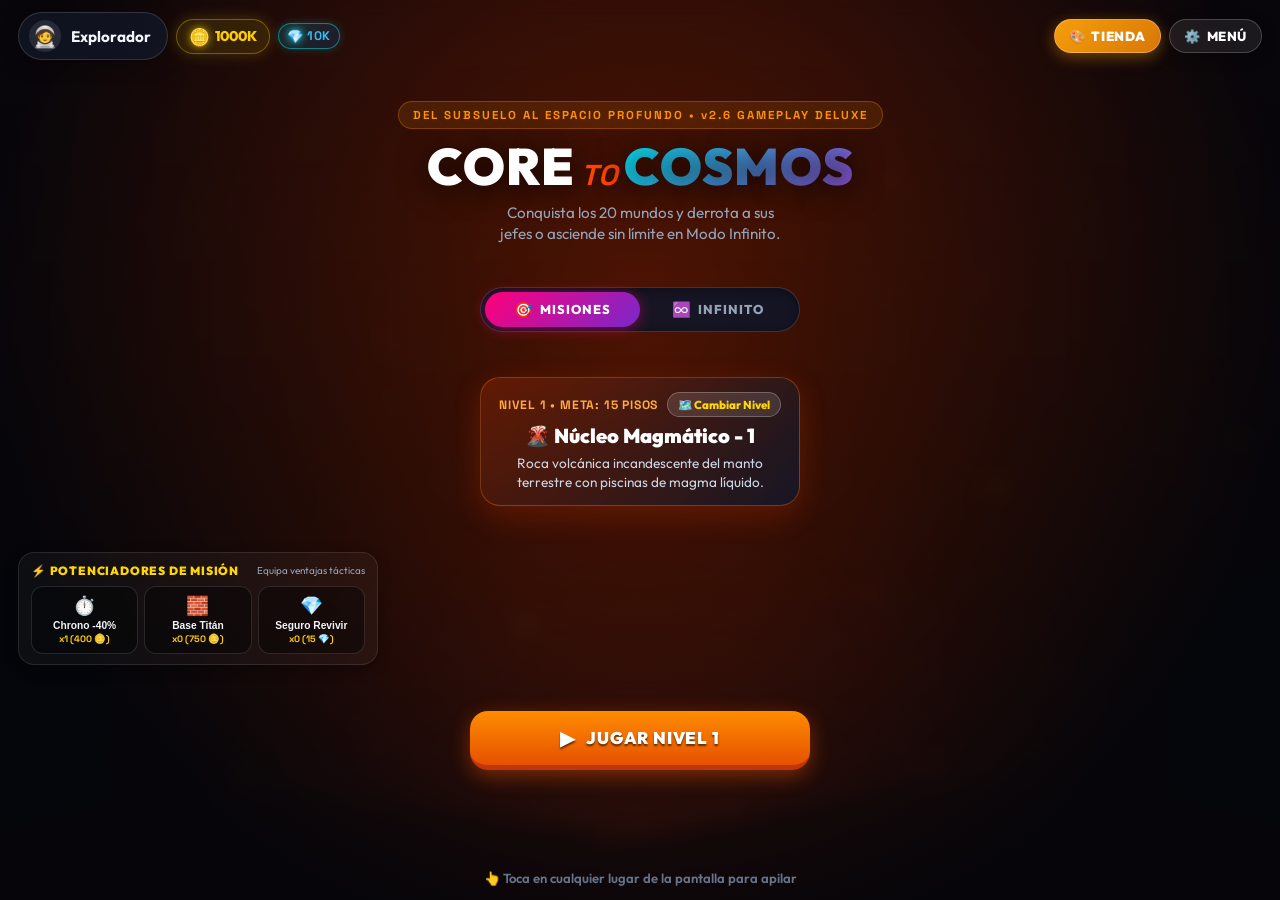
<file: juego-stack-tower/index.html>
<!DOCTYPE html>
<html lang="es">
<head>
  <meta charset="UTF-8">
  <meta name="viewport" content="width=device-width, initial-scale=1.0, maximum-scale=1.0, user-scalable=no, viewport-fit=cover">
  <meta name="theme-color" content="#06070c">
  <meta name="mobile-web-app-capable" content="yes">
  <meta name="apple-mobile-web-app-capable" content="yes">
  <meta name="apple-mobile-web-app-status-bar-style" content="black-translucent">
  <meta name="apple-mobile-web-app-title" content="CoreToCosmos">
  <meta name="application-name" content="CoreToCosmos">
  <meta name="format-detection" content="telephone=no">
  <title>Core to Cosmos — StackTower Evolution</title>

  <!-- PWA Manifest & App Icons -->
  <link rel="manifest" href="manifest.json">
  <link rel="icon" type="image/png" sizes="64x64" href="icons/favicon.png">
  <link rel="apple-touch-icon" href="icons/apple-touch-icon.png">

  <!-- Control de Caché para Actualizaciones Móviles Inmediatas -->
  <meta http-equiv="Cache-Control" content="no-cache, no-store, must-revalidate">
  <meta http-equiv="Pragma" content="no-cache">
  <meta http-equiv="Expires" content="0">

  <link href="https://fonts.googleapis.com/css2?family=Outfit:wght@400;500;700;800;900&family=Space+Grotesk:wght@600;700&display=swap" rel="stylesheet">
  <link rel="stylesheet" href="style.css?v=20261015-v7-full-fixes">
</head>
<body>
  <div id="game-container">
    <!-- Canvas Unificado de Alto Rendimiento (HiDPI / Retina Ready) -->
    <canvas id="game-canvas"></canvas>

    <!-- Toast Flotante de Logro Desbloqueado -->
    <div id="achievement-toast" class="achievement-toast hidden">
      <span class="toast-icon">🏆</span>
      <div class="toast-body">
        <span class="toast-title">¡LOGRO DESBLOQUEADO!</span>
        <span class="toast-name" id="toast-achievement-name">Escapista del Magma</span>
      </div>
    </div>

    <!-- HUD Superior en Partida -->
    <div id="hud" class="hidden">
      <div class="hud-top-bar">
        <!-- Grupo de Monedas y Diamantes en Partida -->
        <div class="hud-currencies-group">
          <div id="hud-coins" class="hud-coin-badge">
            <span class="coin-icon">🪙</span>
            <span id="hud-coins-val">50</span>
          </div>
          <div id="hud-diamonds" class="hud-diamond-badge">
            <span class="diamond-icon">💎</span>
            <span id="hud-diamonds-val">10</span>
          </div>
        </div>

        <!-- Indicador de Nivel, Bioma, Meta y Textura Compacta -->
        <div id="altitude-meter">
          <div class="altitude-header">
            <div class="altitude-header-left">
              <span id="biome-icon">🌋</span>
              <span id="level-badge-name">NIVEL 1</span>
              <span id="material-badge" class="badge-compact">MAGMA</span>
            </div>
            <span id="target-counter">0 / 25</span>
          </div>
          <div class="layer-progress-bar">
            <div id="layer-fill" style="width: 0%;"></div>
          </div>
        </div>

        <!-- Temporizador de Combate de Jefe -->
        <div id="boss-timer-badge" class="boss-timer-badge hidden">
          <span class="boss-timer-icon">⏱️</span>
          <span id="boss-timer-val" class="boss-timer-val">45s</span>
          <div class="boss-timer-track">
            <div id="boss-timer-fill"></div>
          </div>
        </div>

        <!-- Botones de Control: Pantalla Completa y Pausa -->
        <div class="hud-controls-right">
          <button id="hud-fullscreen-btn" class="hud-circle-btn hud-fs-btn" aria-label="Pantalla Completa" title="Pantalla Completa (⛶)">⛶</button>
          <button id="pause-btn" class="hud-circle-btn" aria-label="Pausa" title="Pausa (⏸️)">⏸️</button>
        </div>
      </div>

      <!-- Marcador Central de Pisos y Combo (Espaciado Limpio sin Solapamientos) -->
      <div id="score-container">
        <div id="score">0</div>
        <div id="combo-badge" class="hidden">¡PERFECTO! x<span id="combo-count">1</span></div>
      </div>
    </div>

    <!-- BANNER CINEMÁTICO DE BATALLA DE JEFE (FASE 5) -->
    <div id="boss-intro-banner" class="boss-intro-banner hidden">
      <div class="boss-banner-hazard">⚠️ ALERTA DE JEFE DE SECTOR ⚠️</div>
      <div class="boss-banner-name" id="boss-intro-name">👹 GOLEM DE MAGMA FURIOSO</div>
      <div class="boss-banner-goal" id="boss-intro-goal">META: 32 PISOS PARA DERROTARLO • BOTÍN +50 🪙</div>
    </div>

    <!-- OVERLAY DE TERREMOTO SÍSMICO Y BLOQUEO INICIAL (3s) -->
    <div id="boss-quake-overlay" class="boss-quake-overlay hidden">
      <div class="quake-icon">⚠️</div>
      <div class="quake-title">¡RUGIDO SÍSMICO DEL JEFE!</div>
      <div class="quake-desc">Terremoto violento en curso • Bloqueo de energía</div>
      <div id="quake-timer" class="quake-timer">3.0s</div>
    </div>

    <!-- BANNER DINÁMICO DE HECHIZO / PODER DE JEFE -->
    <div id="boss-spell-banner" class="boss-spell-banner hidden">
      <div id="boss-spell-icon" class="boss-spell-icon">🔄</div>
      <div class="boss-spell-content">
        <div id="boss-spell-title" class="boss-spell-title">¡GRAVEDAD INVERTIDA!</div>
        <div id="boss-spell-desc" class="boss-spell-desc">¡Voltea tu celular para poder apilar!</div>
      </div>
      <div id="boss-spell-countdown" class="boss-spell-countdown">6s</div>
    </div>

    <!-- CAPA DE ECLIPSE DE NIEBLA OSCURA -->
    <div id="dark-eclipse-overlay" class="dark-eclipse-overlay"></div>

    <!-- PANTALLA PRINCIPAL / MENÚ DE INICIO -->
    <div id="start-screen" class="overlay">
      <div class="top-nav">
        <div class="top-nav-left">
          <button class="player-pill" id="open-profile-btn" type="button">
            <span class="avatar-emoji" id="nav-avatar">🧑‍🚀</span>
            <span class="player-name-nav" id="nav-player-name">Explorador</span>
          </button>
          <div class="coin-pill" id="nav-coin-pill" title="Monedas Cósmicas">
            <span class="coin-icon">🪙</span>
            <span class="coin-count" id="nav-coins-count">50</span>
          </div>
          <div class="diamond-pill" id="nav-diamond-pill" title="Diamantes Astrales">
            <span class="diamond-icon">💎</span>
            <span class="diamond-count" id="nav-diamonds-count">10</span>
          </div>
        </div>
        <div class="nav-actions">
          <button id="open-skins-btn" class="nav-btn-shop" type="button" title="Tienda de Aspectos">
            <span class="nav-btn-icon">🎨</span>
            <span class="nav-btn-text">TIENDA</span>
          </button>
          <button id="open-settings-btn" class="nav-btn-menu" type="button" title="Menú de Ajustes y Récords">
            <span class="nav-btn-icon">⚙️</span>
            <span class="nav-btn-text">MENÚ</span>
          </button>
        </div>
      </div>

      <div class="hero-brand">
        <div class="hero-subbadge">DEL SUBSUELO AL ESPACIO PROFUNDO • v2.6 GAMEPLAY DELUXE</div>
        <h1 class="game-logo">CORE<span class="logo-to">TO</span><span class="logo-cosmos">COSMOS</span></h1>
        <p class="hero-tagline">Conquista los 20 mundos y derrota a sus jefes o asciende sin límite en Modo Infinito.</p>
      </div>

      <!-- Selector de Modo de Juego: Misiones vs Infinito -->
      <div class="game-mode-selector">
        <button id="mode-missions-btn" class="mode-tab active" type="button">
          <span class="mode-tab-icon">🎯</span>
          <span class="mode-tab-title">MISIONES</span>
        </button>
        <button id="mode-endless-btn" class="mode-tab" type="button">
          <span class="mode-tab-icon">♾️</span>
          <span class="mode-tab-title">INFINITO</span>
        </button>
      </div>

      <!-- Tarjeta del Nivel Actual Seleccionado (Con Acceso Directo al Mapa de Niveles) -->
      <div class="biome-preview-carousel">
        <div class="biome-card active" id="current-mission-card">
          <div class="biome-card-top-row">
            <span class="b-card-badge" id="mission-level-num">NIVEL 1 • META: 25 PISOS</span>
            <button id="open-level-select-btn" class="change-level-chip" type="button" title="Explorar y elegir mundos">🗺️ Cambiar Nivel</button>
          </div>
          <div class="b-card-name" id="mission-level-title">🌋 Núcleo Magmático</div>
          <div class="b-card-desc" id="mission-level-desc">Apila 25 bloques para escapar del núcleo ardiente de la Tierra.</div>
        </div>
      </div>

      <!-- Potenciadores de Misión (Comprables Pre-Partida) -->
      <div class="pregame-boosters-card" id="pregame-boosters-card">
        <div class="boosters-header">
          <span class="boosters-title">⚡ POTENCIADORES DE MISIÓN</span>
          <span class="boosters-hint">Equipa ventajas tácticas</span>
        </div>
        <div class="boosters-row">
          <button type="button" class="booster-slot-btn" id="booster-slowmo-toggle" title="Cámara Lenta (400 🪙)">
            <span class="b-slot-icon">⏱️</span>
            <div class="b-slot-info">
              <span class="b-slot-name">Chrono -40%</span>
              <span class="b-slot-count" id="booster-slowmo-count">x0 (400 🪙)</span>
            </div>
          </button>
          <button type="button" class="booster-slot-btn" id="booster-titan-toggle" title="Bloque Titán Gigante (750 🪙)">
            <span class="b-slot-icon">🧱</span>
            <div class="b-slot-info">
              <span class="b-slot-name">Base Titán</span>
              <span class="b-slot-count" id="booster-titan-count">x0 (750 🪙)</span>
            </div>
          </button>
          <button type="button" class="booster-slot-btn" id="booster-revive-toggle" title="Seguro Cósmico (15 💎)">
            <span class="b-slot-icon">💎</span>
            <div class="b-slot-info">
              <span class="b-slot-name">Seguro Revivir</span>
              <span class="b-slot-count" id="booster-revive-count">x0 (15 💎)</span>
            </div>
          </button>
        </div>
      </div>

      <div class="play-action-area">
        <button id="main-play-btn" class="btn btn-hero">
          <span class="btn-play-icon">▶</span>
          <span id="play-btn-text">JUGAR NIVEL 1</span>
        </button>
        
        <!-- Botón de Instalación Directa PWA (Móvil / WebAPK) -->
        <button id="pwa-install-btn" class="btn btn-install hidden" type="button">
          <span>📲 INSTALAR JUEGO EN CELULAR</span>
        </button>

        <span class="play-tip">👆 Toca en cualquier lugar de la pantalla para apilar</span>
      </div>
    </div>

    <!-- MODAL: NIVEL COMPLETADO (VICTORIA) -->
    <div id="level-clear-modal" class="overlay modal-overlay hidden">
      <div class="modal-card modal-celebrate">
        <div class="celebrate-badge">🎉 ¡MISIÓN CUMPLIDA!</div>
        <h2 class="level-clear-title" id="clear-level-title">¡NIVEL 1 SUPERADO!</h2>
        <p class="level-clear-subtitle" id="clear-level-desc">Has escapado del Núcleo de la Tierra.</p>

        <!-- Estrellas de Calificación -->
        <div class="stars-row">
          <span class="star-icon" id="star-1">⭐</span>
          <span class="star-icon" id="star-2">⭐</span>
          <span class="star-icon" id="star-3">⭐</span>
        </div>

        <div class="stats-grid">
          <div class="stat-box">
            <span class="stat-label">PISOS APILADOS</span>
            <span class="stat-val" id="clear-score-val">25</span>
          </div>
          <div class="stat-box highlight-box">
            <span class="stat-label">PRECISIÓN</span>
            <span class="stat-val" id="clear-accuracy-val">92%</span>
          </div>
        </div>

        <!-- RECOMPENSA DE NIVEL BONIFICADA CON ANUNCIO -->
        <div class="ad-reward-block" id="clear-ad-rewards">
          <button id="clear-double-ad-btn" class="btn btn-ad-double pulse-bonus" type="button">
            <span class="ad-icon">🎬</span>
            <div class="ad-btn-copy">
              <span class="ad-btn-heading">DUPLICAR RECOMPENSA (x2)</span>
              <span class="ad-btn-sub">Recibe +<span id="clear-double-val">100</span> 🪙 extras viendo un video</span>
            </div>
            <span class="ad-badge-bonus">x2</span>
          </button>
        </div>

        <div class="actions">
          <button id="next-level-btn" class="btn btn-hero">
            <span>SIGUIENTE NIVEL ▶</span>
          </button>
          <button id="replay-level-btn" class="btn btn-secondary">
            <span>🔄 REPETIR NIVEL</span>
          </button>
          <button id="clear-menu-btn" class="btn btn-secondary">
            <span>🏠 MENÚ DE NIVELES</span>
          </button>
        </div>
      </div>
    </div>

    <!-- MODAL: SELECTOR DE NIVELES (CAMPAÑA INFINITA POR MUNDOS) -->
    <div id="level-select-modal" class="overlay modal-overlay hidden">
      <div class="modal-card modal-wide">
        <div class="modal-header">
          <div class="modal-title-wrap">
            <span class="modal-icon">🗺️</span>
            <h2>MAPA DE NIVELES</h2>
          </div>
          <button class="close-modal-btn" data-close="level-select-modal">✕</button>
        </div>

        <!-- Navegador de Mundos / Sectores -->
        <div class="world-navigator">
          <button id="prev-world-btn" class="world-nav-arrow" title="Mundo Anterior">◀</button>
          <div class="world-info">
            <span class="world-title" id="world-title-label">Mundo 1: Núcleo Magmático</span>
            <span class="world-range" id="world-range-label">Niveles 1 - 10</span>
          </div>
          <button id="next-world-btn" class="world-nav-arrow" title="Siguiente Mundo">▶</button>
        </div>

        <div class="level-grid" id="level-cards-container">
          <!-- Generado dinámicamente con JS -->
        </div>
      </div>
    </div>



    <!-- MODAL PRINCIPAL: AJUSTES, PANTALLA COMPLETA, RÉCORDS Y LOGROS (HUB UNIFICADO) -->
    <div id="settings-modal" class="overlay modal-overlay hidden">
      <div class="modal-card modal-wide">
        <div class="modal-header">
          <div class="modal-title-wrap">
            <span class="modal-icon">⚙️</span>
            <h2>MENÚ DEL JUEGO</h2>
          </div>
          <button class="close-modal-btn" data-close="settings-modal">✕</button>
        </div>

        <!-- Pestañas del Menú Unificado -->
        <div class="hub-tabs-bar">
          <button type="button" class="hub-tab-btn active" id="hub-tab-settings">⚙️ Ajustes</button>
          <button type="button" class="hub-tab-btn" id="hub-tab-records">🏆 Récords</button>
          <button type="button" class="hub-tab-btn" id="hub-tab-trophies">🎖️ Logros</button>
        </div>

        <!-- Vista 1: Ajustes Clásicos de Videojuego -->
        <div id="hub-view-settings" class="hub-view-panel active">
          <div class="settings-list classic-settings-list">
            
            <!-- CATEGORÍA: AUDIO -->
            <div class="settings-category-header">
              <span class="category-icon">🔊</span>
              <span class="category-title">AUDIO</span>
            </div>

            <div class="setting-item">
              <div class="setting-info">
                <span class="setting-name">Efectos de Sonido (SFX)</span>
                <span class="setting-desc">Sonidos de cortes, combos y monedas</span>
              </div>
              <label class="switch">
                <input type="checkbox" id="setting-sound" checked>
                <span class="slider"></span>
              </label>
            </div>
            <div class="setting-slider-item">
              <span class="slider-label"><span>Volumen SFX</span><strong id="val-sound-volume">80%</strong></span>
              <input type="range" id="setting-sound-volume" min="0" max="100" value="80" class="retro-range-slider">
            </div>

            <div class="setting-item">
              <div class="setting-info">
                <span class="setting-name">Música de Fondo (BGM)</span>
                <span class="setting-desc">Banda sonora adaptativa durante el juego</span>
              </div>
              <label class="switch">
                <input type="checkbox" id="setting-music" checked>
                <span class="slider"></span>
              </label>
            </div>
            <div class="setting-slider-item">
              <span class="slider-label"><span>Volumen Música</span><strong id="val-music-volume">70%</strong></span>
              <input type="range" id="setting-music-volume" min="0" max="100" value="70" class="retro-range-slider">
            </div>

            <!-- CATEGORÍA: JUGABILIDAD -->
            <div class="settings-category-header">
              <span class="category-icon">🎮</span>
              <span class="category-title">JUGABILIDAD & CONTROLES</span>
            </div>

            <div class="setting-item">
              <div class="setting-info">
                <span class="setting-name">Vibración Háptica</span>
                <span class="setting-desc">Retroalimentación táctil al apilar</span>
              </div>
              <label class="switch">
                <input type="checkbox" id="setting-vibrate" checked>
                <span class="slider"></span>
              </label>
            </div>

            <div class="setting-item">
              <div class="setting-info">
                <span class="setting-name">Guía de Alineación</span>
                <span class="setting-desc">Asistente visual de puntería para cortes</span>
              </div>
              <label class="switch">
                <input type="checkbox" id="setting-guide" checked>
                <span class="slider"></span>
              </label>
            </div>

            <!-- CATEGORÍA: GRÁFICOS & PANTALLA -->
            <div class="settings-category-header">
              <span class="category-icon">✨</span>
              <span class="category-title">GRÁFICOS & RENDIMIENTO</span>
            </div>

            <div class="setting-item">
              <div class="setting-info">
                <span class="setting-name">Partículas y Efectos</span>
                <span class="setting-desc">Chispas, destellos y fuegos artificiales</span>
              </div>
              <label class="switch">
                <input type="checkbox" id="setting-particles" checked>
                <span class="slider"></span>
              </label>
            </div>

            <div class="setting-item highlight-setting">
              <div class="setting-info">
                <span class="setting-name">Pantalla Completa</span>
                <span class="setting-desc">Modo inmersivo sin barras de navegación</span>
              </div>
              <button type="button" class="btn-toggle-fs" id="modal-fullscreen-btn">ACTIVAR ⛶</button>
            </div>

            <!-- CATEGORÍA: PERFIL -->
            <div class="settings-category-header">
              <span class="category-icon">👤</span>
              <span class="category-title">PERFIL DEL JUGADOR</span>
            </div>

            <div class="setting-item">
              <div class="setting-info">
                <span class="setting-name">Nombre de Jugador</span>
                <span class="setting-desc">Tu alias para el Salón de la Fama</span>
              </div>
              <input type="text" id="setting-player-name" maxlength="14" placeholder="Tu Nombre" class="setting-input">
            </div>

            <!-- CATEGORÍA: DATOS DEL JUEGO -->
            <div class="settings-category-header">
              <span class="category-icon">💾</span>
              <span class="category-title">DATOS & RESTABLECIMIENTO</span>
            </div>

            <div class="setting-item danger-setting">
              <div class="setting-info">
                <span class="setting-name">Restablecer Progreso</span>
                <span class="setting-desc">Reinicia niveles y récords locales</span>
              </div>
              <button type="button" class="btn-danger-sm" id="btn-reset-game-data">⚠️ REINICIAR</button>
            </div>

          </div>
          <button class="btn btn-primary" id="save-settings-btn" style="margin-top: 14px;">GUARDAR AJUSTES</button>
        </div>

        <!-- Vista 2: Récords y Salón de la Fama -->
        <div id="hub-view-records" class="hub-view-panel">
          <div class="tab-switcher" style="margin-bottom: 10px;">
            <button class="tab-btn active" id="tab-week">📅 SEMANAL (LUN-DOM)</button>
            <button class="tab-btn" id="tab-global">👑 SALÓN DE LA FAMA</button>
          </div>
          <div id="view-week" class="tab-view active">
            <div class="week-summary-box">
              <span class="week-title">Semana en Curso</span>
              <span class="week-dates" id="week-dates-label">Lunes a Domingo</span>
            </div>
            <div class="week-days-list" id="week-days-container"></div>
          </div>
          <div id="view-global" class="tab-view">
            <div class="leaderboard-list" id="hall-of-fame-container"></div>
          </div>
        </div>

        <!-- Vista 3: Logros Cósmicos -->
        <div id="hub-view-trophies" class="hub-view-panel">
          <div class="achievements-subtext" style="margin-bottom: 8px;">Supera desafíos cósmicos para ganar monedas y diamantes:</div>
          <div class="achievements-grid" id="achievements-container">
            <!-- Generado dinámicamente -->
          </div>
        </div>

      </div>
    </div>

    <!-- PANTALLA COMPLETA: TIENDA CÓSMICA DE ASPECTOS & TEXTURAS (FULLSCREEN VIEW) -->
    <div id="skins-modal" class="fullscreen-shop hidden">
      <div class="shop-top-bar">
        <div class="shop-nav-header-row">
          <button class="shop-back-btn" id="close-skins-shop-btn" data-close="skins-modal" aria-label="Volver">
            <span class="shop-back-icon">◀</span>
            <span class="shop-back-text">VOLVER</span>
          </button>
          <div class="shop-balances">
            <div class="coin-pill" title="Monedas Cósmicas">
              <span class="coin-icon">🪙</span>
              <span class="coin-count" id="skins-modal-coins">50</span>
            </div>
            <div class="diamond-pill" title="Diamantes Astrales">
              <span class="diamond-icon">💎</span>
              <span class="diamond-count" id="skins-modal-diamonds">10</span>
            </div>
          </div>
        </div>
        <div class="shop-title-area">
          <span class="shop-title-icon">🎨</span>
          <h2>TIENDA DE ASPECTOS</h2>
          <span class="shop-count-chip">217</span>
        </div>
      </div>

      <!-- Tarjeta de Regalo Diario y Quitar Anuncios VIP -->
      <div class="shop-monetization-row">
        <div class="shop-ad-gift-card" id="shop-free-ad-gift-card">
          <div class="ad-gift-left">
            <div class="ad-gift-icon">🎁</div>
            <div class="ad-gift-info">
              <div class="ad-gift-title">COFRE GRATIS</div>
              <div class="ad-gift-desc">+150 🪙 y +10 💎 con anuncio</div>
            </div>
          </div>
          <button id="shop-claim-ad-gift-btn" class="btn btn-ad-claim" type="button">
            <span>🎬 ABRIR</span>
          </button>
        </div>

        <div class="shop-vip-noads-card" id="shop-noads-card">
          <div class="vip-info">
            <span class="vip-badge">⭐ VIP</span>
            <span class="vip-text">Sin Anuncios</span>
          </div>
          <button id="shop-buy-noads-btn" class="btn btn-vip-buy" type="button">
            <span>$1.99</span>
          </button>
        </div>
      </div>

      <!-- Contenedor Principal de la Tienda (Colección Completa Mixta de Aspectos) -->
      <div class="shop-skins-list" id="skins-grid-container"></div>

      <!-- Barra de Paginación Inferior (Con márgenes seguros para dedos en móvil) -->
      <div class="shop-pagination-bar" id="skins-pagination-bar">
        <button id="skins-prev-page-btn" class="shop-page-btn" type="button">◀ Anterior</button>
        <span id="skins-page-info" class="shop-page-info">Página 1 de 10</span>
        <button id="skins-next-page-btn" class="shop-page-btn" type="button">Siguiente ▶</button>
      </div>
    </div>

    <!-- MODAL POPUP: JUEGO EN PAUSA (COMPACTO, SIN SCROLL, 100% ICONOS) -->
    <div id="pause-modal" class="overlay modal-overlay hidden">
      <div class="modal-card modal-pause-compact">
        <div class="modal-header pause-compact-header">
          <div class="modal-title-wrap">
            <span class="modal-icon">⏸️</span>
            <h2>PAUSA</h2>
          </div>
          <button class="close-modal-btn" id="close-pause-modal-btn" data-close="pause-modal" aria-label="Cerrar">✕</button>
        </div>

        <div class="pause-compact-status">
          <span class="pause-level-badge" id="pause-level-badge">🌋 NIVEL 1</span>
          <span class="pause-level-target" id="pause-level-target">Pisos: 0 / 25</span>
        </div>

        <!-- Fila de 4 Controles de Iconos Rápidos (Sin texto excesivo) -->
        <div class="pause-icon-controls">
          <button type="button" class="pause-icon-btn active" id="pause-toggle-sound" title="Efectos de Sonido">
            <span class="pause-icon-glyph" id="pause-icon-sound">🔊</span>
            <span class="pause-icon-label">Sonido</span>
          </button>
          <button type="button" class="pause-icon-btn active" id="pause-toggle-music" title="Música de Fondo">
            <span class="pause-icon-glyph" id="pause-icon-music">🎵</span>
            <span class="pause-icon-label">Música</span>
          </button>
          <button type="button" class="pause-icon-btn active" id="pause-toggle-vibrate" title="Vibración Háptica">
            <span class="pause-icon-glyph" id="pause-icon-vibrate">📳</span>
            <span class="pause-icon-label">Vibrar</span>
          </button>
          <button type="button" class="pause-icon-btn active" id="pause-toggle-guide" title="Guía de Alineación">
            <span class="pause-icon-glyph" id="pause-icon-guide">🎯</span>
            <span class="pause-icon-label">Guía</span>
          </button>
        </div>

        <!-- Botones de Acción Clásicos (Siempre a la vista, cero scroll) -->
        <div class="actions pause-actions">
          <button id="resume-btn" class="btn btn-hero">
            <span>▶️ REANUDAR</span>
          </button>
          
          <button id="pause-restart-btn" class="btn btn-primary">
            <span>🔄 REINICIAR</span>
          </button>

          <button id="pause-menu-btn" class="btn btn-secondary">
            <span>🏠 MENÚ PRINCIPAL</span>
          </button>
        </div>
      </div>
    </div>

    <!-- PANTALLA DE GAME OVER (NIVEL FALLIDO) -->
    <div id="gameover-screen" class="overlay modal-overlay hidden">
      <div class="modal-card">
        <div class="biome-reached-badge" id="go-biome-badge">🌋 NÚCLEO FALLIDO</div>
        <h2 class="gameover-title">¡MISIÓN INCOMPLETA!</h2>

        <div class="stats-grid">
          <div class="stat-box">
            <span class="stat-label">PISOS LOGRADOS</span>
            <span class="stat-val" id="final-score">0</span>
          </div>
          <div class="stat-box highlight-box">
            <span class="stat-label">META DEL NIVEL</span>
            <span class="stat-val" id="final-target-goal">25</span>
          </div>
        </div>

        <div class="go-coins-earned" id="go-coins-earned-box">
          <span class="coin-icon">🪙</span>
          <span>+<span id="go-coins-val">0</span> Monedas ganadas</span>
        </div>

        <p class="streak-text" id="streak-msg">Te faltaron pocos pisos para salir del nivel. ¡Inténtalo de nuevo!</p>

        <!-- BOTONES DE ANUNCIOS BONIFICADOS (REVIVIR Y DUPLICAR) -->
        <div class="ad-reward-block" id="go-ad-rewards">
          <button id="revive-ad-btn" class="btn btn-ad-revive pulse-revive" type="button">
            <span class="ad-icon">🎬</span>
            <div class="ad-btn-copy">
              <span class="ad-btn-heading">REVIVIR Y CONTINUAR</span>
              <span class="ad-btn-sub">Segunda oportunidad gratis para salvar la torre (+1 intento)</span>
            </div>
            <span class="ad-badge-free">GRATIS</span>
          </button>

          <button id="double-coins-ad-btn" class="btn btn-ad-double" type="button">
            <span class="ad-icon">🪙</span>
            <div class="ad-btn-copy">
              <span class="ad-btn-heading">DUPLICAR MONEDAS x2</span>
              <span class="ad-btn-sub">Gana +<span id="double-coins-amount">0</span> monedas extras viendo un video</span>
            </div>
            <span class="ad-badge-bonus">x2</span>
          </button>
        </div>

        <div class="actions">
          <button id="restart-btn" class="btn btn-hero">
            <span>🔄 REINTENTAR NIVEL</span>
          </button>

          <button id="home-btn" class="btn btn-secondary">
            <span>🏠 MENÚ PRINCIPAL</span>
          </button>
        </div>
      </div>
    </div>

    <!-- MODAL: GUÍA DE INSTALACIÓN RÁPIDA EN CELULAR -->
    <div id="install-help-modal" class="overlay modal-overlay hidden">
      <div class="modal-card">
        <div class="modal-header">
          <div class="modal-title-wrap">
            <span class="modal-icon">📲</span>
            <h2>INSTALAR EN TU CELULAR</h2>
          </div>
          <button class="close-modal-btn" data-close="install-help-modal">✕</button>
        </div>

        <div class="install-instructions">
          <div class="install-step-card">
            <span class="step-num">🤖</span>
            <div class="step-content">
              <strong>En Android (Chrome):</strong>
              <p>Toca los tres puntos <strong>(⋮)</strong> arriba a la derecha y pulsa <strong>"Instalar aplicación"</strong> o <strong>"Agregar a pantalla principal"</strong>.</p>
            </div>
          </div>

          <div class="install-step-card">
            <span class="step-num">🍎</span>
            <div class="step-content">
              <strong>En iPhone (Safari):</strong>
              <p>Toca el botón Compartir <strong>(⎋)</strong> abajo y selecciona <strong>"Agregar a inicio" (+)</strong>.</p>
            </div>
          </div>
        </div>

        <button class="btn btn-hero" data-close="install-help-modal">
          <span>¡ENTENDIDO!</span>
        </button>
      </div>
    </div>
    <!-- MODAL DE ANUNCIO BONIFICADO (GOOGLE ADMOB READY) -->
    <div id="ad-video-modal" class="overlay modal-overlay hidden">
      <div class="ad-player-card">
        <div class="ad-header-bar">
          <div class="ad-info-tag">
            <span class="ad-live-dot"></span>
            <span>ANUNCIO PATROCINADO • GOOGLE ADMOB</span>
          </div>
          <div class="ad-timer-pill" id="ad-timer-pill">
            <span class="timer-spinner">⏳</span>
            <span id="ad-countdown-sec">5s</span>
          </div>
          <button id="ad-exit-btn" class="ad-exit-btn hidden" title="Cerrar Anuncio" type="button">✕</button>
        </div>

        <div class="ad-video-viewport">
          <canvas id="ad-viewport-canvas" width="360" height="200"></canvas>
          <div class="ad-sponsor-info">
            <div class="ad-sponsor-badge">PATROCINADO</div>
            <h3 class="ad-sponsor-title">CORE TO COSMOS: DELUXE</h3>
            <p class="ad-sponsor-desc">¡Construye el imperio de torres más alto de la galaxia! Descárgalo en Google Play.</p>
            <div class="ad-install-pill">INSTALAR AHORA ★★★★★</div>
          </div>
        </div>

        <div class="ad-progress-track">
          <div class="ad-progress-bar" id="ad-progress-bar"></div>
        </div>

        <div class="ad-footer-status" id="ad-footer-status">
          Mira los 5 segundos para recibir tu recompensa...
        </div>
      </div>
    </div>
  </div>

  <script src="game.js?v=20261015-v7-full-fixes"></script>
</body>
</html>
</file>
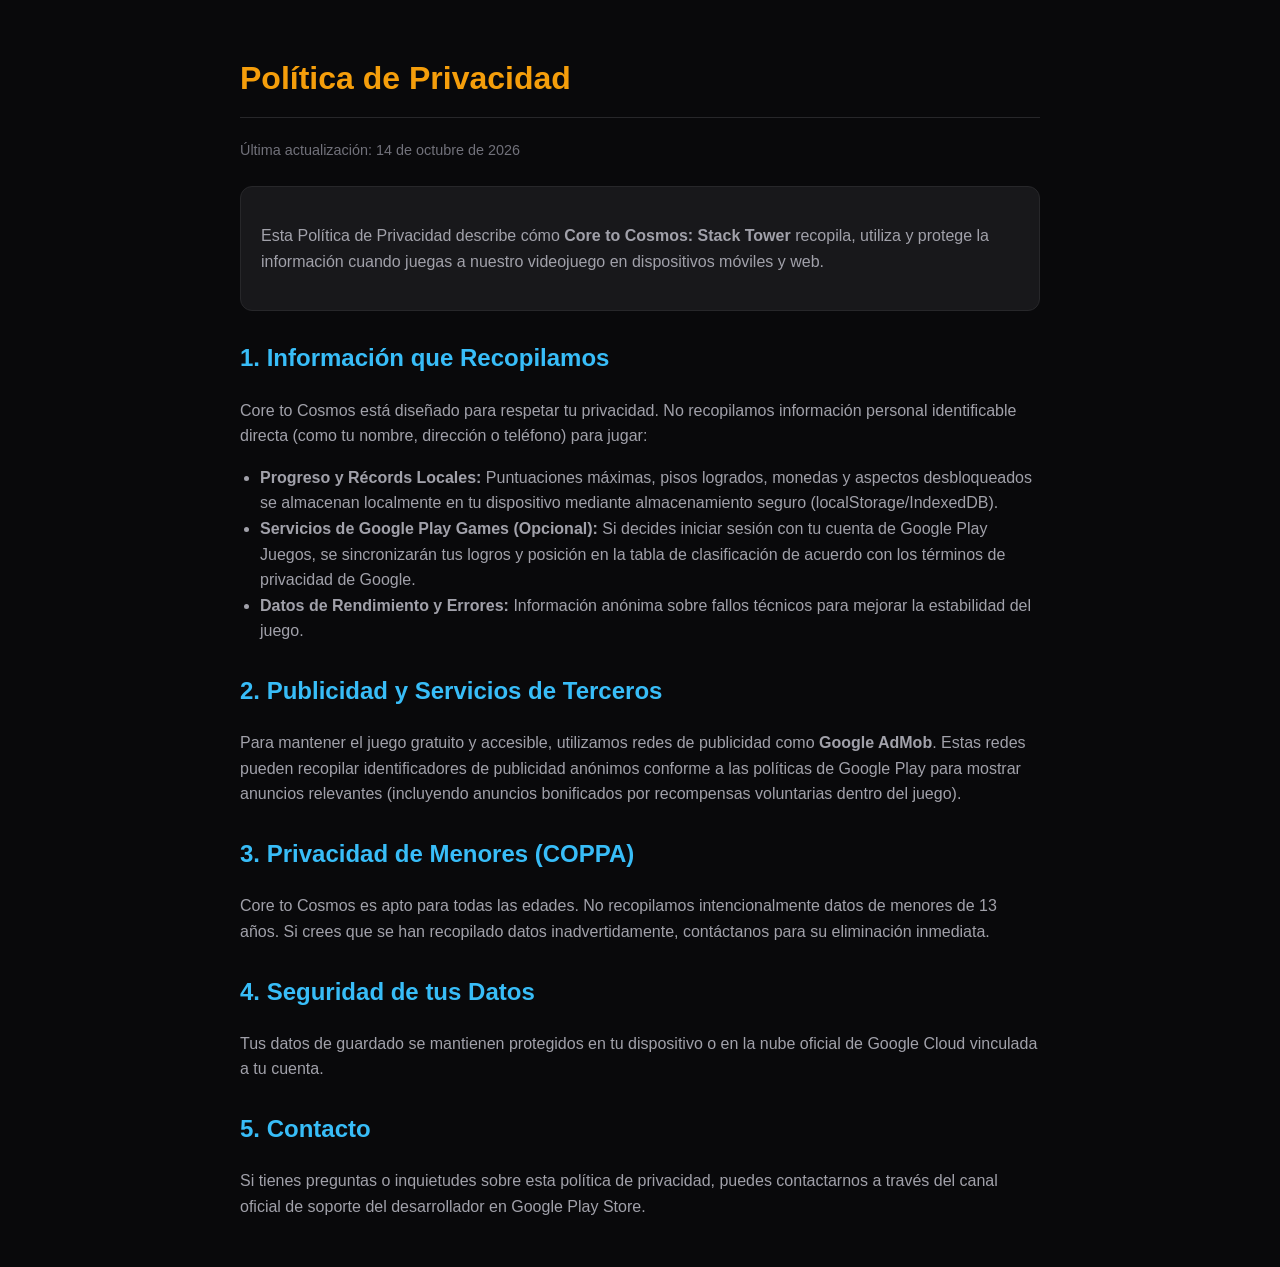
<file: juego-stack-tower/privacy.html>
<!DOCTYPE html>
<html lang="es">
<head>
  <meta charset="UTF-8">
  <meta name="viewport" content="width=device-width, initial-scale=1.0">
  <title>Política de Privacidad — Core to Cosmos</title>
  <style>
    body {
      font-family: -apple-system, BlinkMacSystemFont, "Segoe UI", Roboto, Helvetica, Arial, sans-serif;
      line-height: 1.6;
      background: #09090b;
      color: #e4e4e7;
      max-width: 800px;
      margin: 0 auto;
      padding: 32px 20px;
    }
    h1 { color: #f59e0b; font-size: 2rem; border-bottom: 1px solid #27272a; padding-bottom: 12px; }
    h2 { color: #38bdf8; margin-top: 28px; }
    p, li { color: #a1a1aa; }
    ul { padding-left: 20px; }
    .updated { color: #71717a; font-size: 0.9rem; margin-bottom: 24px; }
    a { color: #38bdf8; text-decoration: none; }
    a:hover { text-decoration: underline; }
    .card { background: #18181b; border: 1px solid #27272a; border-radius: 12px; padding: 20px; margin: 20px 0; }
  </style>
</head>
<body>
  <h1>Política de Privacidad</h1>
  <p class="updated">Última actualización: 14 de octubre de 2026</p>

  <div class="card">
    <p>Esta Política de Privacidad describe cómo <strong>Core to Cosmos: Stack Tower</strong> recopila, utiliza y protege la información cuando juegas a nuestro videojuego en dispositivos móviles y web.</p>
  </div>

  <h2>1. Información que Recopilamos</h2>
  <p>Core to Cosmos está diseñado para respetar tu privacidad. No recopilamos información personal identificable directa (como tu nombre, dirección o teléfono) para jugar:</p>
  <ul>
    <li><strong>Progreso y Récords Locales:</strong> Puntuaciones máximas, pisos logrados, monedas y aspectos desbloqueados se almacenan localmente en tu dispositivo mediante almacenamiento seguro (localStorage/IndexedDB).</li>
    <li><strong>Servicios de Google Play Games (Opcional):</strong> Si decides iniciar sesión con tu cuenta de Google Play Juegos, se sincronizarán tus logros y posición en la tabla de clasificación de acuerdo con los términos de privacidad de Google.</li>
    <li><strong>Datos de Rendimiento y Errores:</strong> Información anónima sobre fallos técnicos para mejorar la estabilidad del juego.</li>
  </ul>

  <h2>2. Publicidad y Servicios de Terceros</h2>
  <p>Para mantener el juego gratuito y accesible, utilizamos redes de publicidad como <strong>Google AdMob</strong>. Estas redes pueden recopilar identificadores de publicidad anónimos conforme a las políticas de Google Play para mostrar anuncios relevantes (incluyendo anuncios bonificados por recompensas voluntarias dentro del juego).</p>

  <h2>3. Privacidad de Menores (COPPA)</h2>
  <p>Core to Cosmos es apto para todas las edades. No recopilamos intencionalmente datos de menores de 13 años. Si crees que se han recopilado datos inadvertidamente, contáctanos para su eliminación inmediata.</p>

  <h2>4. Seguridad de tus Datos</h2>
  <p>Tus datos de guardado se mantienen protegidos en tu dispositivo o en la nube oficial de Google Cloud vinculada a tu cuenta.</p>

  <h2>5. Contacto</h2>
  <p>Si tienes preguntas o inquietudes sobre esta política de privacidad, puedes contactarnos a través del canal oficial de soporte del desarrollador en Google Play Store.</p>
</body>
</html>
</file>
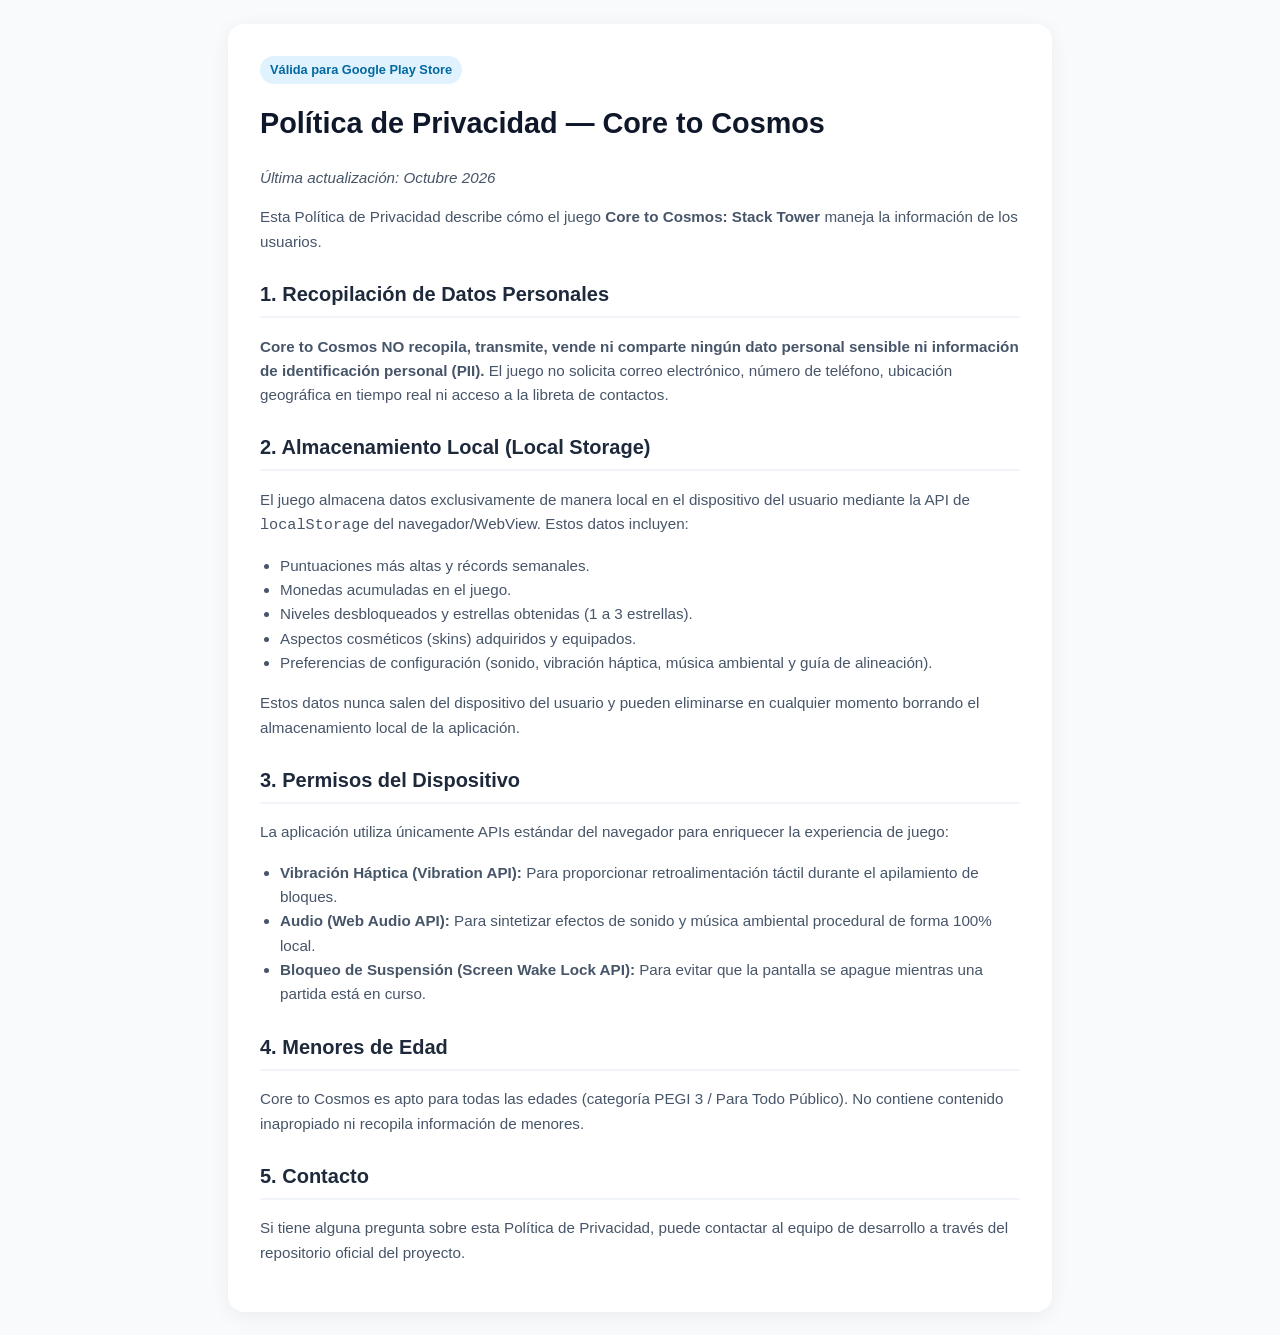
<file: juego-stack-tower/playstore-assets/privacy-policy.html>
<!DOCTYPE html>
<html lang="es">
<head>
  <meta charset="UTF-8">
  <meta name="viewport" content="width=device-width, initial-scale=1.0">
  <title>Política de Privacidad — Core to Cosmos: Stack Tower</title>
  <style>
    body {
      font-family: -apple-system, BlinkMacSystemFont, "Segoe UI", Roboto, Helvetica, Arial, sans-serif;
      line-height: 1.6;
      color: #1e293b;
      background-color: #f8fafc;
      margin: 0;
      padding: 24px 16px;
    }
    .container {
      max-width: 760px;
      margin: 0 auto;
      background: #ffffff;
      padding: 32px;
      border-radius: 16px;
      box-shadow: 0 4px 20px rgba(0, 0, 0, 0.06);
    }
    h1 { color: #0f172a; margin-top: 0; font-size: 1.8rem; }
    h2 { color: #1e293b; margin-top: 24px; font-size: 1.25rem; border-bottom: 2px solid #f1f5f9; padding-bottom: 6px; }
    p, li { color: #475569; font-size: 0.95rem; }
    ul { padding-left: 20px; }
    .badge {
      display: inline-block;
      background: #e0f2fe;
      color: #0369a1;
      padding: 4px 10px;
      border-radius: 999px;
      font-size: 0.8rem;
      font-weight: 600;
      margin-bottom: 16px;
    }
  </style>
</head>
<body>
  <div class="container">
    <span class="badge">Válida para Google Play Store</span>
    <h1>Política de Privacidad — Core to Cosmos</h1>
    <p><em>Última actualización: Octubre 2026</em></p>

    <p>Esta Política de Privacidad describe cómo el juego <strong>Core to Cosmos: Stack Tower</strong> maneja la información de los usuarios.</p>

    <h2>1. Recopilación de Datos Personales</h2>
    <p><strong>Core to Cosmos NO recopila, transmite, vende ni comparte ningún dato personal sensible ni información de identificación personal (PII).</strong> El juego no solicita correo electrónico, número de teléfono, ubicación geográfica en tiempo real ni acceso a la libreta de contactos.</p>

    <h2>2. Almacenamiento Local (Local Storage)</h2>
    <p>El juego almacena datos exclusivamente de manera local en el dispositivo del usuario mediante la API de <code>localStorage</code> del navegador/WebView. Estos datos incluyen:</p>
    <ul>
      <li>Puntuaciones más altas y récords semanales.</li>
      <li>Monedas acumuladas en el juego.</li>
      <li>Niveles desbloqueados y estrellas obtenidas (1 a 3 estrellas).</li>
      <li>Aspectos cosméticos (skins) adquiridos y equipados.</li>
      <li>Preferencias de configuración (sonido, vibración háptica, música ambiental y guía de alineación).</li>
    </ul>
    <p>Estos datos nunca salen del dispositivo del usuario y pueden eliminarse en cualquier momento borrando el almacenamiento local de la aplicación.</p>

    <h2>3. Permisos del Dispositivo</h2>
    <p>La aplicación utiliza únicamente APIs estándar del navegador para enriquecer la experiencia de juego:</p>
    <ul>
      <li><strong>Vibración Háptica (Vibration API):</strong> Para proporcionar retroalimentación táctil durante el apilamiento de bloques.</li>
      <li><strong>Audio (Web Audio API):</strong> Para sintetizar efectos de sonido y música ambiental procedural de forma 100% local.</li>
      <li><strong>Bloqueo de Suspensión (Screen Wake Lock API):</strong> Para evitar que la pantalla se apague mientras una partida está en curso.</li>
    </ul>

    <h2>4. Menores de Edad</h2>
    <p>Core to Cosmos es apto para todas las edades (categoría PEGI 3 / Para Todo Público). No contiene contenido inapropiado ni recopila información de menores.</p>

    <h2>5. Contacto</h2>
    <p>Si tiene alguna pregunta sobre esta Política de Privacidad, puede contactar al equipo de desarrollo a través del repositorio oficial del proyecto.</p>
  </div>
</body>
</html>
</file>
<file: juego-stack-tower/style.css>
/* ==========================================================================
   🧱 CORE TO COSMOS — ESTILOS ULTRA PREMIUM & MOBILE-FIRST
   ========================================================================== */

* {
  box-sizing: border-box;
  margin: 0;
  padding: 0;
  -webkit-tap-highlight-color: transparent;
  user-select: none;
  -webkit-user-select: none;
}

:root {
  --bg-deep: #05060b;
  --font-main: 'Outfit', sans-serif;
  --font-mono: 'Space Grotesk', sans-serif;
  --color-magma: #ff4500;
  --color-slime: #00ff88;
  --color-ice: #00d4ff;
  --color-gold: #ffcc00;
  --color-purple: #9d4edd;
  --glass-bg: rgba(18, 22, 36, 0.85);
  --glass-border: rgba(255, 255, 255, 0.14);
}

html, body {
  top: 0;
  left: 0;
  right: 0;
  bottom: 0;
  margin: 0;
  padding: 0;
  width: 100%;
  width: 100dvw;
  max-width: 100vw;
  max-width: 100dvw;
  height: 100%;
  height: 100dvh;
  max-height: 100vh;
  max-height: 100dvh;
  overflow: hidden;
  position: fixed;
  background-color: var(--bg-deep);
  font-family: var(--font-main);
  color: #ffffff;
  overscroll-behavior: none;
  -webkit-touch-callout: none;
  -webkit-user-select: none;
  user-select: none;
  box-sizing: border-box;
}

#game-container {
  position: fixed;
  top: 0;
  left: 0;
  right: 0;
  bottom: 0;
  width: 100%;
  width: 100dvw;
  max-width: 100vw;
  max-width: 100dvw;
  height: 100%;
  height: 100dvh;
  max-height: 100vh;
  max-height: 100dvh;
  display: flex;
  justify-content: center;
  align-items: center;
  overflow: hidden;
  touch-action: manipulation;
  box-sizing: border-box;
  transition: transform 0.65s cubic-bezier(0.34, 1.56, 0.64, 1);
  transform-origin: center center;
}

#game-container.screen-upside-down {
  transform: rotate(180deg);
}

/* Capa de Canvas Unificado */
#game-canvas {
  position: absolute;
  top: 0;
  left: 0;
  width: 100%;
  height: 100%;
  display: block;
  z-index: 1;
}

/* ==========================================================================
   HUD EN JUEGO
   ========================================================================== */
#hud {
  position: absolute;
  top: 0;
  left: 0;
  width: 100%;
  padding: calc(env(safe-area-inset-top, 14px) + 8px) max(16px, env(safe-area-inset-right, 16px)) 0 max(16px, env(safe-area-inset-left, 16px));
  display: flex;
  flex-direction: column;
  align-items: center;
  pointer-events: none;
  z-index: 10;
  transition: opacity 0.3s ease;
  box-sizing: border-box;
}

.hud-top-bar {
  display: flex;
  align-items: center;
  justify-content: space-between;
  width: 100%;
  max-width: 500px;
  gap: 8px;
  pointer-events: auto;
}

#altitude-meter {
  flex: 1;
  min-width: 0;
  background: rgba(10, 12, 22, 0.9);
  border: 1px solid rgba(255, 255, 255, 0.16);
  backdrop-filter: blur(14px);
  -webkit-backdrop-filter: blur(14px);
  border-radius: 999px;
  padding: 5px 12px;
  display: flex;
  flex-direction: column;
  gap: 3px;
  box-shadow: 0 8px 32px rgba(0, 0, 0, 0.6);
}

.altitude-header {
  display: flex;
  align-items: center;
  justify-content: space-between;
  font-size: 0.76rem;
  font-weight: 800;
  letter-spacing: 0.5px;
}

#biome-icon {
  font-size: 1.15rem;
  margin-right: 6px;
}

#level-badge-name {
  color: #ffaa40;
  flex: 1;
  text-transform: uppercase;
  white-space: nowrap;
  overflow: hidden;
  text-overflow: ellipsis;
}

#target-counter {
  font-family: var(--font-mono);
  color: #00e5ff;
  font-size: 0.85rem;
  font-weight: 700;
}

.layer-progress-bar {
  width: 100%;
  height: 6px;
  background: rgba(255, 255, 255, 0.12);
  border-radius: 999px;
  overflow: hidden;
}

#layer-fill {
  height: 100%;
  width: 0%;
  background: linear-gradient(90deg, #ff4500, #ffaa00);
  border-radius: 999px;
  transition: width 0.25s ease;
}

#score-container {
  display: flex;
  flex-direction: column;
  align-items: center;
  margin-top: 6px;
  pointer-events: none;
}

#score {
  font-size: 4.8rem;
  font-weight: 900;
  letter-spacing: -2px;
  line-height: 1;
  color: #ffffff;
  text-shadow: 0 4px 20px rgba(0, 0, 0, 0.8), 0 0 40px rgba(255, 80, 0, 0.4);
  transition: transform 0.15s cubic-bezier(0.175, 0.885, 0.32, 1.275);
}

#score.bump {
  transform: scale(1.18);
}

/* Insignias Compactas de Material en la Barra Superior */
.altitude-header-left {
  display: flex;
  align-items: center;
  gap: 6px;
  min-width: 0;
}

.badge-compact {
  font-size: 0.62rem;
  font-weight: 800;
  letter-spacing: 0.5px;
  padding: 2px 7px;
  border-radius: 6px;
  text-transform: uppercase;
  background: rgba(255, 255, 255, 0.12);
  color: #f1f5f9;
  border: 1px solid rgba(255, 255, 255, 0.2);
  white-space: nowrap;
}

.badge-magma {
  background: rgba(255, 69, 0, 0.25);
  color: #ff5722;
  border: 1px solid #ff5722;
  box-shadow: 0 0 15px rgba(255, 69, 0, 0.4);
}

.badge-slime {
  background: rgba(0, 255, 136, 0.25);
  color: #00ff88;
  border: 1px solid #00ff88;
  box-shadow: 0 0 15px rgba(0, 255, 136, 0.4);
}

.badge-ice {
  background: rgba(0, 212, 255, 0.25);
  color: #00d4ff;
  border: 1px solid #00d4ff;
  box-shadow: 0 0 15px rgba(0, 212, 255, 0.4);
}

.badge-gold {
  background: rgba(255, 204, 0, 0.25);
  color: #ffcc00;
  border: 1px solid #ffcc00;
  box-shadow: 0 0 20px rgba(255, 204, 0, 0.6);
}

.badge-cosmos {
  background: rgba(244, 63, 94, 0.25);
  color: #fb7185;
  border: 1px solid #f43f5e;
  box-shadow: 0 0 15px rgba(244, 63, 94, 0.5);
}

.badge-magnet {
  background: rgba(192, 132, 252, 0.25);
  color: #c084fc;
  border: 1px solid #c084fc;
  box-shadow: 0 0 15px rgba(192, 132, 252, 0.5);
}

.badge-normal {
  background: rgba(255, 255, 255, 0.1);
  color: #cbd5e1;
  border: 1px solid rgba(255, 255, 255, 0.15);
}

#combo-badge {
  margin-top: 12px;
  background: linear-gradient(135deg, #ff007a, #9d4edd);
  color: #ffffff;
  font-size: 0.95rem;
  font-weight: 800;
  letter-spacing: 1px;
  padding: 6px 18px;
  border-radius: 999px;
  box-shadow: 0 4px 20px rgba(255, 0, 122, 0.6);
  animation: popBadge 0.3s cubic-bezier(0.175, 0.885, 0.32, 1.275);
  pointer-events: none;
}

#combo-badge.fever-pulse {
  background: linear-gradient(135deg, #ff007a, #ffd700) !important;
  color: #ffffff !important;
  box-shadow: 0 0 25px rgba(255, 0, 122, 0.85), 0 0 35px rgba(255, 215, 0, 0.7) !important;
  animation: feverBadgeAnim 0.5s infinite alternate ease-in-out !important;
  border: 1.5px solid #ffffff;
}

@keyframes feverBadgeAnim {
  0% { transform: scale(1); filter: brightness(1); }
  100% { transform: scale(1.08); filter: brightness(1.2); }
}

@keyframes popBadge {
  0% { transform: scale(0.6); opacity: 0; }
  100% { transform: scale(1); opacity: 1; }
}

.hud-controls-right {
  display: flex;
  align-items: center;
  gap: 6px;
  pointer-events: auto;
  flex-shrink: 0;
}

.hud-circle-btn {
  width: 40px;
  height: 40px;
  border-radius: 50%;
  background: rgba(20, 24, 38, 0.85);
  border: 1px solid rgba(255, 255, 255, 0.18);
  color: #ffffff;
  font-size: 1rem;
  display: flex;
  justify-content: center;
  align-items: center;
  cursor: pointer;
  pointer-events: auto;
  backdrop-filter: blur(10px);
  -webkit-backdrop-filter: blur(10px);
  box-shadow: 0 4px 16px rgba(0, 0, 0, 0.4);
  transition: transform 0.15s ease, background 0.2s ease, border-color 0.2s ease;
  user-select: none;
}

.hud-circle-btn:active {
  transform: scale(0.9);
}

.hud-fs-btn {
  font-size: 1.05rem;
}

.btn-install {
  background: linear-gradient(135deg, #00f2fe 0%, #4facfe 100%);
  color: #030814 !important;
  font-weight: 900;
  border: 1px solid rgba(255, 255, 255, 0.4);
  box-shadow: 0 4px 20px rgba(0, 242, 254, 0.45);
  margin-bottom: 6px;
  animation: installPulse 2.5s infinite ease-in-out;
}

@keyframes installPulse {
  0%, 100% { transform: scale(1); box-shadow: 0 4px 20px rgba(0, 242, 254, 0.45); }
  50% { transform: scale(1.02); box-shadow: 0 6px 28px rgba(0, 242, 254, 0.7); }
}

/* ==========================================================================
   MENÚ PRINCIPAL (START SCREEN)
   ========================================================================== */
.overlay {
  position: absolute;
  top: 0;
  left: 0;
  width: 100%;
  max-width: 100vw;
  max-width: 100dvw;
  height: 100%;
  height: 100dvh;
  display: flex;
  flex-direction: column;
  justify-content: space-between;
  padding: calc(env(safe-area-inset-top, 14px) + 12px) 18px calc(env(safe-area-inset-bottom, 14px) + 14px);
  z-index: 20;
  transition: opacity 0.35s ease, visibility 0.35s ease;
  overflow-y: auto;
  overflow-x: hidden;
  box-sizing: border-box;
  -webkit-overflow-scrolling: touch;
}

#start-screen {
  background: radial-gradient(circle at 50% 35%, rgba(255, 69, 0, 0.22) 0%, rgba(5, 6, 11, 0.9) 75%);
  backdrop-filter: blur(10px);
  -webkit-backdrop-filter: blur(10px);
  box-sizing: border-box;
  overflow-x: hidden;
}

.top-nav {
  width: 100%;
  max-width: 100%;
  display: flex;
  justify-content: space-between;
  align-items: center;
  box-sizing: border-box;
  flex-shrink: 0;
}

.player-pill {
  display: flex;
  align-items: center;
  gap: 10px;
  background: var(--glass-bg);
  border: 1px solid var(--glass-border);
  padding: 7px 16px 7px 10px;
  border-radius: 999px;
  cursor: pointer;
  box-shadow: 0 4px 20px rgba(0, 0, 0, 0.3);
  color: inherit;
  font-family: inherit;
  font-size: inherit;
  text-align: left;
}

.avatar-emoji {
  font-size: 1.3rem;
  background: rgba(255, 255, 255, 0.1);
  border-radius: 50%;
  width: 32px;
  height: 32px;
  display: flex;
  align-items: center;
  justify-content: center;
}

.player-name-nav {
  font-size: 0.95rem;
  font-weight: 700;
  color: #f1f5f9;
}

.nav-actions {
  display: flex;
  align-items: center;
  gap: 8px;
}

.nav-btn-shop {
  display: inline-flex;
  align-items: center;
  gap: 6px;
  background: linear-gradient(135deg, #f59e0b 0%, #d97706 100%);
  border: 1px solid rgba(255, 255, 255, 0.25);
  color: #ffffff;
  font-family: inherit;
  font-size: 0.82rem;
  font-weight: 900;
  letter-spacing: 0.6px;
  padding: 8px 14px;
  border-radius: 999px;
  cursor: pointer;
  box-shadow: 0 4px 15px rgba(245, 158, 11, 0.4);
  transition: transform 0.12s ease, box-shadow 0.12s ease;
}
.nav-btn-shop:active { transform: scale(0.95); }

.nav-btn-menu {
  display: inline-flex;
  align-items: center;
  gap: 6px;
  background: rgba(255, 255, 255, 0.08);
  border: 1px solid rgba(255, 255, 255, 0.2);
  color: #ffffff;
  font-family: inherit;
  font-size: 0.82rem;
  font-weight: 800;
  letter-spacing: 0.6px;
  padding: 8px 14px;
  border-radius: 999px;
  cursor: pointer;
  box-shadow: 0 4px 15px rgba(0, 0, 0, 0.3);
  transition: transform 0.12s ease, background 0.12s ease;
}
.nav-btn-menu:active { transform: scale(0.95); }

.nav-icon-btn {
  width: 44px;
  height: 44px;
  border-radius: 50%;
  background: var(--glass-bg);
  border: 1px solid var(--glass-border);
  font-size: 1.25rem;
  display: flex;
  justify-content: center;
  align-items: center;
  cursor: pointer;
  box-shadow: 0 4px 16px rgba(0, 0, 0, 0.3);
  transition: transform 0.12s ease;
}

.nav-icon-btn:active {
  transform: scale(0.9);
}

.hero-brand {
  text-align: center;
  margin-top: 5px;
}

.hero-subbadge {
  font-family: var(--font-mono);
  font-size: 0.72rem;
  font-weight: 700;
  letter-spacing: 2px;
  color: #ff9100;
  background: rgba(255, 145, 0, 0.12);
  padding: 6px 14px;
  border-radius: 999px;
  display: inline-block;
  margin-bottom: 12px;
  border: 1px solid rgba(255, 145, 0, 0.3);
}

.game-logo {
  font-size: 3.2rem;
  font-weight: 900;
  letter-spacing: 1px;
  line-height: 1;
  text-shadow: 0 4px 30px rgba(0, 0, 0, 0.8);
}

.logo-to {
  font-size: 1.8rem;
  color: #ff4500;
  margin: 0 6px;
  font-style: italic;
  font-family: var(--font-mono);
}

.logo-cosmos {
  background: linear-gradient(135deg, #00f2fe 0%, #9d4edd 100%);
  -webkit-background-clip: text;
  background-clip: text;
  -webkit-text-fill-color: transparent;
}

.hero-tagline {
  font-size: 0.95rem;
  color: #94a3b8;
  margin-top: 10px;
  line-height: 1.4;
  max-width: 290px;
  margin-left: auto;
  margin-right: auto;
}

/* Tarjeta de Misión Actual */
.biome-preview-carousel {
  width: 100%;
  display: flex;
  justify-content: center;
}

.biome-card {
  width: 100%;
  max-width: 320px;
  background: linear-gradient(135deg, rgba(255, 69, 0, 0.2) 0%, rgba(20, 24, 40, 0.9) 100%);
  border: 1px solid rgba(255, 100, 0, 0.4);
  border-radius: 20px;
  padding: 14px 18px;
  text-align: center;
  box-shadow: 0 10px 30px rgba(255, 69, 0, 0.2);
}

.biome-card-top-row {
  display: flex;
  justify-content: space-between;
  align-items: center;
  gap: 8px;
  margin-bottom: 6px;
}

.change-level-chip {
  background: rgba(255, 255, 255, 0.12);
  border: 1px solid rgba(255, 255, 255, 0.24);
  color: #ffd700;
  font-family: inherit;
  font-size: 0.72rem;
  font-weight: 800;
  padding: 4px 10px;
  border-radius: 999px;
  cursor: pointer;
  display: inline-flex;
  align-items: center;
  gap: 4px;
  transition: all 0.18s ease;
}

.change-level-chip:hover, .change-level-chip:active {
  background: rgba(255, 215, 0, 0.22);
  border-color: #ffd700;
  transform: scale(1.04);
}

.b-card-badge {
  font-family: var(--font-mono);
  font-size: 0.76rem;
  font-weight: 800;
  letter-spacing: 0.8px;
  color: #ffaa40;
}

.b-card-name {
  font-size: 1.25rem;
  font-weight: 900;
  margin-bottom: 6px;
}

.b-card-desc {
  font-size: 0.85rem;
  color: #cbd5e1;
  line-height: 1.35;
}

.play-action-area {
  display: flex;
  flex-direction: column;
  align-items: center;
  gap: 10px;
  width: 100%;
}

.play-tip {
  font-size: 0.82rem;
  color: #64748b;
  font-weight: 600;
}

/* ==========================================================================
   BOTONES
   ========================================================================== */
.btn {
  width: 100%;
  max-width: 340px;
  padding: 15px 22px;
  border-radius: 18px;
  font-family: var(--font-main);
  font-size: 1.05rem;
  font-weight: 900;
  letter-spacing: 0.8px;
  text-transform: uppercase;
  cursor: pointer;
  display: flex;
  justify-content: center;
  align-items: center;
  gap: 10px;
  transition: transform 0.08s ease, box-shadow 0.08s ease, border-bottom 0.08s ease;
  user-select: none;
  -webkit-tap-highlight-color: transparent;
}

.btn:active {
  transform: translateY(4px) !important;
}

.btn-hero {
  background: linear-gradient(180deg, #ff8c00 0%, #e65100 100%);
  color: #ffffff;
  border: none;
  border-bottom: 5px solid #bf360c;
  box-shadow: 0 6px 20px rgba(230, 81, 0, 0.45);
  text-shadow: 0 2px 2px rgba(0, 0, 0, 0.6);
}

.btn-hero:active {
  border-bottom: 2px solid #bf360c;
  box-shadow: 0 2px 10px rgba(230, 81, 0, 0.45);
}

.btn-play-icon { font-size: 1.2rem; }

.btn-primary {
  background: linear-gradient(180deg, #2563eb 0%, #1d4ed8 100%);
  color: #ffffff;
  border: none;
  border-bottom: 5px solid #1e3a8a;
  box-shadow: 0 6px 20px rgba(37, 99, 235, 0.4);
  text-shadow: 0 1px 2px rgba(0, 0, 0, 0.6);
}

.btn-primary:active {
  border-bottom: 2px solid #1e3a8a;
  box-shadow: 0 2px 10px rgba(37, 99, 235, 0.4);
}

.btn-secondary {
  background: linear-gradient(180deg, #242c44 0%, #171c2d 100%);
  color: #e2e8f0;
  border: 1px solid rgba(255, 255, 255, 0.14);
  border-bottom: 5px solid #0d101b;
  box-shadow: 0 6px 18px rgba(0, 0, 0, 0.5);
  text-shadow: 0 1px 2px rgba(0, 0, 0, 0.7);
}

.btn-secondary:active {
  border-bottom: 2px solid #0d101b;
  box-shadow: 0 2px 8px rgba(0, 0, 0, 0.5);
}

/* ==========================================================================
   MODAL DE VICTORIA: NIVEL COMPLETADO (ESTRELLAS)
   ========================================================================== */
.modal-celebrate {
  background: linear-gradient(180deg, rgba(35, 45, 80, 0.98) 0%, rgba(15, 18, 32, 0.98) 100%);
  border-color: #ffd700;
  box-shadow: 0 0 50px rgba(255, 215, 0, 0.3), 0 25px 60px rgba(0, 0, 0, 0.8);
  text-align: center;
  align-items: center;
}

.celebrate-badge {
  font-family: var(--font-mono);
  font-size: 0.78rem;
  font-weight: 800;
  letter-spacing: 2px;
  color: #ffd700;
  background: rgba(255, 215, 0, 0.15);
  padding: 6px 16px;
  border-radius: 999px;
  border: 1px solid #ffd700;
  margin-bottom: 10px;
}

.level-clear-title {
  font-size: 1.6rem;
  font-weight: 900;
  color: #ffffff;
}

.level-clear-subtitle {
  font-size: 0.88rem;
  color: #cbd5e1;
  margin-bottom: 14px;
}

.stars-row {
  display: flex;
  gap: 12px;
  margin-bottom: 16px;
}

.star-icon {
  font-size: 2.2rem;
  filter: drop-shadow(0 0 12px rgba(255, 215, 0, 0.7));
  animation: starPop 0.5s cubic-bezier(0.175, 0.885, 0.32, 1.275);
}

@keyframes starPop {
  0% { transform: scale(0); opacity: 0; }
  70% { transform: scale(1.3); }
  100% { transform: scale(1); opacity: 1; }
}

/* ==========================================================================
   SELECTOR DE NIVELES (GRID DE 8 NIVELES)
   ========================================================================== */
.level-grid {
  display: grid;
  grid-template-columns: 1fr 1fr;
  gap: 12px;
  max-height: 380px;
  overflow-y: auto;
  padding: 4px;
}

.level-card-btn {
  background: rgba(255, 255, 255, 0.05);
  border: 1px solid rgba(255, 255, 255, 0.12);
  border-radius: 18px;
  padding: 14px 10px;
  display: flex;
  flex-direction: column;
  align-items: center;
  cursor: pointer;
  transition: all 0.2s ease;
  color: #ffffff;
  position: relative;
}

.level-card-btn:active { transform: scale(0.95); }

.level-card-btn.active-current {
  border-color: #00f2fe;
  background: rgba(0, 242, 254, 0.12);
  box-shadow: 0 0 15px rgba(0, 242, 254, 0.3);
}

.level-card-btn.locked {
  opacity: 0.45;
  filter: grayscale(0.8);
  cursor: not-allowed;
}

.level-card-btn.boss-card {
  border: 1.5px solid #f59e0b;
  background: linear-gradient(180deg, rgba(245, 158, 11, 0.18) 0%, rgba(20, 12, 4, 0.65) 100%);
  box-shadow: 0 0 12px rgba(245, 158, 11, 0.28);
}

.level-card-btn.boss-card .lvl-num {
  color: #fbbf24;
  font-weight: 900;
}

.level-card-btn.superboss-card {
  border: 2px solid #f43f5e;
  background: linear-gradient(180deg, rgba(244, 63, 94, 0.26) 0%, rgba(30, 4, 18, 0.85) 100%);
  box-shadow: 0 0 20px rgba(244, 63, 94, 0.45);
  animation: pulseSuperBoss 2.2s infinite ease-in-out;
}

.level-card-btn.superboss-card .lvl-num {
  color: #fda4af;
  font-weight: 900;
}

.level-card-btn.bonus-gold-card {
  border: 1.5px solid #ffd700;
  background: linear-gradient(180deg, rgba(255, 215, 0, 0.18) 0%, rgba(30, 24, 2, 0.65) 100%);
}

.level-card-btn.bonus-gold-card .lvl-num {
  color: #fde047;
}

@keyframes pulseSuperBoss {
  0%, 100% { box-shadow: 0 0 12px rgba(244, 63, 94, 0.35); border-color: #f43f5e; }
  50% { box-shadow: 0 0 26px rgba(244, 63, 94, 0.8); border-color: #fecdd3; }
}

.lvl-icon { font-size: 1.8rem; margin-bottom: 4px; }
.lvl-num { font-size: 0.75rem; font-weight: 800; color: #a0aec0; letter-spacing: 1px; }
.lvl-name { font-size: 0.88rem; font-weight: 800; text-align: center; margin: 2px 0 6px; }
.lvl-goal { font-family: var(--font-mono); font-size: 0.72rem; color: #00e5ff; }
.lvl-stars { font-size: 0.75rem; margin-top: 4px; }

/* ==========================================================================
   MODALES (ESTRUCTURA GENERAL)
   ========================================================================== */
.modal-overlay {
  position: absolute;
  top: 0;
  left: 0;
  width: 100%;
  height: 100%;
  height: 100dvh;
  background: rgba(3, 4, 8, 0.88);
  backdrop-filter: blur(14px);
  -webkit-backdrop-filter: blur(14px);
  justify-content: center;
  align-items: center;
  padding: calc(env(safe-area-inset-top, 14px) + 8px) 12px calc(env(safe-area-inset-bottom, 14px) + 8px);
  z-index: 50;
  box-sizing: border-box;
}

.modal-card {
  width: 100%;
  max-width: 360px;
  max-height: calc(100dvh - env(safe-area-inset-top, 14px) - env(safe-area-inset-bottom, 14px) - 20px);
  overflow-y: auto;
  -webkit-overflow-scrolling: touch;
  background: linear-gradient(180deg, rgba(25, 30, 52, 0.98) 0%, rgba(12, 14, 26, 0.99) 100%);
  border: 1px solid var(--glass-border);
  border-radius: 24px;
  padding: 18px 16px;
  display: flex;
  flex-direction: column;
  box-shadow: 0 25px 60px rgba(0, 0, 0, 0.85);
  animation: modalEnter 0.3s cubic-bezier(0.175, 0.885, 0.32, 1.275);
}

.modal-wide { max-width: 380px; }

@keyframes modalEnter {
  0% { transform: scale(0.85); opacity: 0; }
  100% { transform: scale(1); opacity: 1; }
}

.modal-header {
  display: flex;
  justify-content: space-between;
  align-items: center;
  margin-bottom: 16px;
}

.modal-title-wrap {
  display: flex;
  align-items: center;
  gap: 10px;
}

.modal-icon { font-size: 1.5rem; }
.modal-header h2 { font-size: 1.25rem; font-weight: 900; }

.close-modal-btn {
  background: rgba(255, 255, 255, 0.1);
  border: none;
  color: #cbd5e1;
  width: 36px;
  height: 36px;
  border-radius: 50%;
  font-size: 1.1rem;
  cursor: pointer;
  display: flex;
  align-items: center;
  justify-content: center;
}

/* Tabs & Tab Views */
.tab-switcher {
  display: grid;
  grid-template-columns: 1fr 1fr;
  background: rgba(0, 0, 0, 0.4);
  border-radius: 14px;
  padding: 4px;
  margin-bottom: 16px;
  gap: 4px;
}

.tab-btn {
  background: transparent;
  border: none;
  color: #94a3b8;
  font-family: var(--font-main);
  font-weight: 800;
  font-size: 0.78rem;
  padding: 9px;
  border-radius: 10px;
  cursor: pointer;
  transition: all 0.2s ease;
}

.tab-btn.active {
  background: rgba(255, 255, 255, 0.15);
  color: #ffffff;
}

.tab-view {
  display: none;
  max-height: 300px;
  overflow-y: auto;
}

.tab-view.active {
  display: flex;
  flex-direction: column;
  gap: 8px;
}

.week-summary-box {
  display: flex;
  justify-content: space-between;
  align-items: center;
  background: rgba(255, 69, 0, 0.15);
  border: 1px solid rgba(255, 69, 0, 0.3);
  padding: 10px 14px;
  border-radius: 14px;
  margin-bottom: 8px;
  font-size: 0.85rem;
}

.week-title { font-weight: 800; color: #ff9100; }
.week-dates { font-family: var(--font-mono); color: #94a3b8; font-size: 0.78rem; }

.day-record-row {
  display: flex;
  justify-content: space-between;
  align-items: center;
  background: rgba(255, 255, 255, 0.04);
  border: 1px solid rgba(255, 255, 255, 0.06);
  padding: 11px 16px;
  border-radius: 14px;
}

.day-record-row.today {
  border-color: #00f2fe;
  background: rgba(0, 242, 254, 0.08);
}

.day-name { font-size: 0.9rem; font-weight: 700; }
.day-score { font-family: var(--font-mono); font-size: 1.1rem; font-weight: 700; color: #00f2fe; }

/* Hub Unificado de Juego (Ajustes, Récords, Logros) */
.hub-tabs-bar {
  display: flex;
  gap: 6px;
  background: rgba(0, 0, 0, 0.4);
  padding: 4px;
  border-radius: 14px;
  margin-bottom: 14px;
  border: 1px solid rgba(255, 255, 255, 0.08);
}

.hub-tab-btn {
  flex: 1;
  padding: 8px 10px;
  border-radius: 10px;
  background: transparent;
  border: none;
  color: #94a3b8;
  font-family: inherit;
  font-size: 0.8rem;
  font-weight: 800;
  cursor: pointer;
  transition: all 0.18s ease;
}

.hub-tab-btn.active {
  background: rgba(255, 255, 255, 0.15);
  color: #ffffff;
  box-shadow: 0 2px 8px rgba(0, 0, 0, 0.35);
}

.hub-view-panel {
  display: none;
}

.hub-view-panel.active {
  display: block;
  animation: fadeIn 0.2s ease;
}

.highlight-setting {
  background: rgba(0, 240, 255, 0.08);
  border: 1px solid rgba(0, 240, 255, 0.3);
  border-radius: 14px;
  padding: 10px 12px;
}

.btn-toggle-fs {
  background: linear-gradient(135deg, #00f0ff 0%, #0072ff 100%);
  border: none;
  color: #ffffff;
  font-family: inherit;
  font-size: 0.74rem;
  font-weight: 800;
  padding: 7px 12px;
  border-radius: 8px;
  cursor: pointer;
  box-shadow: 0 2px 8px rgba(0, 240, 255, 0.3);
  transition: transform 0.1s ease;
}
.btn-toggle-fs:active { transform: scale(0.95); }

/* Settings */
.settings-list {
  display: flex;
  flex-direction: column;
  gap: 16px;
  margin-bottom: 18px;
}

/* Classic Video Game Settings Categories */
.classic-settings-list {
  gap: 10px !important;
}

.settings-category-header {
  display: flex;
  align-items: center;
  gap: 8px;
  padding: 5px 10px;
  background: linear-gradient(90deg, rgba(56, 189, 248, 0.14) 0%, rgba(56, 189, 248, 0.02) 100%);
  border-left: 3px solid #00f0ff;
  border-radius: 6px;
  margin-top: 8px;
  margin-bottom: 2px;
}

.settings-category-header .category-icon {
  font-size: 0.95rem;
}

.settings-category-header .category-title {
  font-size: 0.74rem;
  font-weight: 800;
  letter-spacing: 1.2px;
  color: #38bdf8;
  text-transform: uppercase;
}

.classic-settings-list .setting-item {
  background: rgba(255, 255, 255, 0.035);
  border: 1px solid rgba(255, 255, 255, 0.07);
  border-radius: 12px;
  padding: 9px 12px;
  transition: background 0.15s ease, border-color 0.15s ease;
}

.classic-settings-list .setting-item:hover {
  background: rgba(255, 255, 255, 0.06);
  border-color: rgba(255, 255, 255, 0.14);
}

.setting-item {
  display: flex;
  justify-content: space-between;
  align-items: center;
  gap: 12px;
}

.setting-info { display: flex; flex-direction: column; }
.setting-name { font-size: 0.95rem; font-weight: 700; }
.setting-desc { font-size: 0.78rem; color: #94a3b8; }

.setting-input {
  background: rgba(0, 0, 0, 0.4);
  border: 1px solid rgba(255, 255, 255, 0.2);
  color: #ffffff;
  padding: 8px 12px;
  border-radius: 10px;
  font-family: var(--font-main);
  font-size: 0.95rem;
  font-weight: 700;
  width: 130px;
  text-align: right;
}

.setting-input:focus { outline: none; border-color: #00f2fe; }

.switch {
  position: relative;
  display: inline-block;
  width: 48px;
  height: 28px;
  flex-shrink: 0;
}

.switch input { opacity: 0; width: 0; height: 0; }

.slider {
  position: absolute;
  cursor: pointer;
  top: 0; left: 0; right: 0; bottom: 0;
  background-color: rgba(255, 255, 255, 0.15);
  transition: 0.25s;
  border-radius: 34px;
}

.slider:before {
  position: absolute;
  content: "";
  height: 20px;
  width: 20px;
  left: 4px;
  bottom: 4px;
  background-color: white;
  transition: 0.25s;
  border-radius: 50%;
}

input:checked + .slider { background-color: #00f2fe; }
input:checked + .slider:before { transform: translateX(20px); }

/* ==========================================================================
   ⏸️ MODAL DE PAUSA COMPACTO — ULTRA LIVIANO, SIN SCROLL, 100% ICONOS
   ========================================================================== */
.modal-pause-compact {
  max-width: 320px !important;
  width: 90% !important;
  max-height: none !important;
  overflow: visible !important;
  padding: 16px 14px !important;
  gap: 10px !important;
  background: linear-gradient(180deg, rgba(22, 28, 48, 0.98) 0%, rgba(10, 13, 24, 0.99) 100%) !important;
  border: 1px solid rgba(255, 255, 255, 0.16) !important;
  border-radius: 20px !important;
  box-shadow: 0 20px 50px rgba(0, 0, 0, 0.85), 0 0 30px rgba(56, 189, 248, 0.12) !important;
}

.pause-compact-header {
  margin-bottom: 0 !important;
  display: flex !important;
  justify-content: space-between !important;
  align-items: center !important;
}

.pause-compact-header h2 {
  font-size: 1.15rem !important;
  font-weight: 900 !important;
  letter-spacing: 0.5px !important;
}

.pause-compact-status {
  display: flex !important;
  justify-content: space-between !important;
  align-items: center !important;
  padding: 7px 12px !important;
  background: rgba(0, 0, 0, 0.35) !important;
  border: 1px solid rgba(255, 255, 255, 0.08) !important;
  border-radius: 12px !important;
  font-size: 0.76rem !important;
  font-weight: 700 !important;
}

.pause-level-badge {
  color: #fbbf24 !important;
  overflow: hidden !important;
  text-overflow: ellipsis !important;
  white-space: nowrap !important;
  max-width: 170px !important;
}

.pause-level-target {
  font-family: var(--font-mono) !important;
  color: #38bdf8 !important;
  font-weight: 800 !important;
}

/* Fila de 4 Controles de Iconos Rápidos */
.pause-icon-controls {
  display: grid !important;
  grid-template-columns: repeat(4, 1fr) !important;
  gap: 8px !important;
}

.pause-icon-btn {
  display: flex !important;
  flex-direction: column !important;
  align-items: center !important;
  justify-content: center !important;
  padding: 8px 4px 6px !important;
  background: rgba(255, 255, 255, 0.05) !important;
  border: 1.5px solid rgba(255, 255, 255, 0.12) !important;
  border-radius: 12px !important;
  cursor: pointer !important;
  transition: all 0.18s ease !important;
  user-select: none !important;
  -webkit-tap-highlight-color: transparent !important;
  color: #f1f5f9 !important;
}

.pause-icon-btn:active {
  transform: scale(0.92) !important;
}

.pause-icon-btn.active {
  background: linear-gradient(135deg, rgba(56, 189, 248, 0.22) 0%, rgba(99, 102, 241, 0.22) 100%) !important;
  border-color: #38bdf8 !important;
  box-shadow: 0 0 12px rgba(56, 189, 248, 0.3) !important;
}

.pause-icon-btn.muted {
  opacity: 0.45 !important;
  filter: grayscale(0.85) !important;
  border-color: rgba(255, 255, 255, 0.06) !important;
  background: rgba(0, 0, 0, 0.3) !important;
}

.pause-icon-glyph {
  font-size: 1.45rem !important;
  line-height: 1 !important;
  display: inline-block !important;
}

.pause-icon-label {
  font-size: 0.62rem !important;
  font-weight: 800 !important;
  text-transform: uppercase !important;
  letter-spacing: 0.3px !important;
  margin-top: 4px !important;
  color: #94a3b8 !important;
}

.pause-icon-btn.active .pause-icon-label {
  color: #38bdf8 !important;
}

/* Acciones de Pausa Compactas */
.pause-actions {
  display: flex !important;
  flex-direction: column !important;
  gap: 7px !important;
  margin-top: 2px !important;
}

.pause-actions .btn {
  width: 100% !important;
  margin: 0 !important;
  box-sizing: border-box !important;
}

#resume-btn {
  height: 44px !important;
  font-size: 0.92rem !important;
  font-weight: 900 !important;
  border-radius: 12px !important;
}

#pause-restart-btn {
  height: 40px !important;
  font-size: 0.82rem !important;
  font-weight: 800 !important;
  border-radius: 12px !important;
}

#pause-menu-btn {
  height: 38px !important;
  font-size: 0.78rem !important;
  font-weight: 700 !important;
  border-radius: 12px !important;
  opacity: 0.9 !important;
}

/* Game Over */
.biome-reached-badge {
  font-size: 0.8rem;
  font-weight: 800;
  letter-spacing: 1.5px;
  color: #ff8c00;
  background: rgba(255, 140, 0, 0.15);
  border: 1px solid rgba(255, 140, 0, 0.4);
  padding: 6px 14px;
  border-radius: 999px;
  margin-bottom: 10px;
  align-self: center;
}

.gameover-title {
  font-size: 1.45rem;
  font-weight: 900;
  text-align: center;
  margin-bottom: 16px;
}

.stats-grid {
  display: grid;
  grid-template-columns: 1fr 1fr;
  gap: 10px;
  margin-bottom: 12px;
  width: 100%;
}

.stat-box {
  background: rgba(255, 255, 255, 0.05);
  border: 1px solid rgba(255, 255, 255, 0.08);
  border-radius: 18px;
  padding: 12px;
  text-align: center;
}

.highlight-box {
  background: rgba(0, 242, 254, 0.1);
  border-color: rgba(0, 242, 254, 0.35);
}

.stat-label {
  font-size: 0.72rem;
  font-weight: 800;
  letter-spacing: 1.5px;
  color: #94a3b8;
}

.stat-val {
  font-family: var(--font-mono);
  font-size: 1.6rem;
  font-weight: 800;
  margin-top: 2px;
  display: block;
}

.streak-text {
  font-size: 0.88rem;
  color: #cbd5e1;
  text-align: center;
  line-height: 1.4;
  margin-bottom: 20px;
}

/* ==========================================================================
   TOAST DE LOGRO DESBLOQUEADO
   ========================================================================== */
.achievement-toast {
  position: absolute;
  top: calc(env(safe-area-inset-top, 16px) + 16px);
  left: 50%;
  transform: translateX(-50%);
  display: flex;
  align-items: center;
  gap: 12px;
  background: rgba(15, 23, 42, 0.94);
  border: 1px solid rgba(255, 204, 0, 0.6);
  box-shadow: 0 10px 30px rgba(0, 0, 0, 0.6), 0 0 20px rgba(255, 204, 0, 0.35);
  padding: 10px 22px;
  border-radius: 999px;
  z-index: 100;
  backdrop-filter: blur(12px);
  -webkit-backdrop-filter: blur(12px);
  pointer-events: none;
  animation: slideToastDown 0.4s cubic-bezier(0.175, 0.885, 0.32, 1.275);
}

@keyframes slideToastDown {
  0% { transform: translate(-50%, -40px); opacity: 0; }
  100% { transform: translate(-50%, 0); opacity: 1; }
}

.achievement-toast .toast-icon {
  font-size: 1.5rem;
  flex: 0 0 auto;
}

.achievement-toast .toast-body {
  display: flex;
  flex-direction: column;
  gap: 2px;
}

.achievement-toast .toast-title {
  font-size: 0.68rem;
  font-weight: 800;
  letter-spacing: 1.2px;
  color: #ffcc00;
  text-transform: uppercase;
}

.achievement-toast .toast-name {
  font-size: 0.88rem;
  font-weight: 700;
  color: #ffffff;
}

/* ==========================================================================
   MODAL DE LOGROS Y MEDALLAS
   ========================================================================== */
.achievements-subtext {
  font-size: 0.82rem;
  color: #94a3b8;
  margin-bottom: 14px;
}

.achievements-grid {
  display: grid;
  grid-template-columns: 1fr;
  gap: 10px;
  max-height: 55vh;
  overflow-y: auto;
  padding-right: 4px;
}

.achievement-card {
  display: flex;
  align-items: center;
  gap: 14px;
  background: rgba(255, 255, 255, 0.04);
  border: 1px solid rgba(255, 255, 255, 0.08);
  border-radius: 14px;
  padding: 12px 14px;
  transition: transform 0.15s ease, background 0.15s ease;
}

.achievement-card.ach-unlocked {
  background: rgba(255, 204, 0, 0.08);
  border-color: rgba(255, 204, 0, 0.35);
  box-shadow: 0 4px 15px rgba(255, 204, 0, 0.1);
}

.achievement-card.ach-locked {
  opacity: 0.55;
  filter: grayscale(0.7);
}

.achievement-card .ach-icon-box {
  width: 44px;
  height: 44px;
  border-radius: 12px;
  background: rgba(255, 255, 255, 0.08);
  display: flex;
  align-items: center;
  justify-content: center;
  font-size: 1.5rem;
  flex: 0 0 44px;
}

.achievement-card.ach-unlocked .ach-icon-box {
  background: linear-gradient(135deg, rgba(255, 204, 0, 0.3), rgba(255, 140, 0, 0.2));
  border: 1px solid rgba(255, 204, 0, 0.5);
}

.achievement-card .ach-info {
  flex: 1;
  min-width: 0;
  display: flex;
  flex-direction: column;
  gap: 2px;
}

.achievement-card .ach-title {
  font-size: 0.92rem;
  font-weight: 700;
  color: #f1f5f9;
}

.achievement-card.ach-unlocked .ach-title {
  color: #ffd700;
}

.achievement-card .ach-desc {
  font-size: 0.78rem;
  color: #94a3b8;
  line-height: 1.3;
}

.achievement-card .ach-badge-status {
  font-size: 0.72rem;
  font-weight: 800;
  padding: 4px 8px;
  border-radius: 6px;
  white-space: nowrap;
}

.achievement-card.ach-unlocked .ach-badge-status {
  background: rgba(0, 255, 136, 0.2);
  color: #00ff88;
  border: 1px solid rgba(0, 255, 136, 0.3);
}

.achievement-card.ach-locked .ach-badge-status {
  background: rgba(255, 255, 255, 0.06);
  color: #64748b;
  border: 1px solid rgba(255, 255, 255, 0.08);
}

.actions {
  display: flex;
  flex-direction: column;
  gap: 10px;
  width: 100%;
}

.hidden {
  opacity: 0 !important;
  visibility: hidden !important;
  pointer-events: none !important;
}



/* ==========================================================================
   CARACTERÍSTICAS DELUXE: MONEDAS, POWER-UPS, MODOS Y SKINS
   ========================================================================== */

/* Barra Superior: Monedas y Aspectos */
.top-nav-left {
  display: flex;
  align-items: center;
  gap: 8px;
}

.coin-pill {
  display: inline-flex;
  align-items: center;
  gap: 5px;
  background: rgba(255, 204, 0, 0.12);
  border: 1px solid rgba(255, 204, 0, 0.35);
  padding: 6px 12px;
  border-radius: 999px;
  font-weight: 800;
  font-size: 0.88rem;
  color: #ffcc00;
  box-shadow: 0 0 15px rgba(255, 204, 0, 0.2);
  backdrop-filter: blur(8px);
}

.coin-icon {
  font-size: 1.05rem;
  filter: drop-shadow(0 0 4px rgba(255, 204, 0, 0.8));
}

/* Monedas en HUD */
.hud-coin-badge {
  display: flex;
  align-items: center;
  gap: 5px;
  background: rgba(20, 24, 38, 0.92);
  border: 1px solid rgba(255, 204, 0, 0.45);
  color: #ffcc00;
  padding: 5px 11px;
  border-radius: 999px;
  font-weight: 800;
  font-size: 0.84rem;
  box-shadow: 0 4px 15px rgba(0, 0, 0, 0.4), 0 0 12px rgba(255, 204, 0, 0.25);
  pointer-events: auto;
  backdrop-filter: blur(8px);
  -webkit-backdrop-filter: blur(8px);
  flex-shrink: 0;
}

/* Power-Ups Tácticos en HUD */
#hud-powerups {
  position: absolute;
  bottom: calc(env(safe-area-inset-bottom, 16px) + 16px);
  right: 14px;
  display: flex;
  flex-direction: column;
  gap: 12px;
  pointer-events: auto;
  z-index: 10;
}

.powerup-btn {
  position: relative;
  width: 50px;
  height: 50px;
  border-radius: 16px;
  background: rgba(15, 19, 32, 0.92);
  border: 1.5px solid rgba(255, 255, 255, 0.22);
  color: #fff;
  display: flex;
  flex-direction: column;
  align-items: center;
  justify-content: center;
  cursor: pointer;
  box-shadow: 0 6px 18px rgba(0, 0, 0, 0.55);
  backdrop-filter: blur(10px);
  -webkit-backdrop-filter: blur(10px);
  transition: all 0.2s cubic-bezier(0.175, 0.885, 0.32, 1.275);
  overflow: hidden;
  user-select: none;
  -webkit-tap-highlight-color: transparent;
  animation: puIdleFloat 3s infinite ease-in-out;
}

.powerup-btn:nth-child(2) {
  animation-delay: 1.5s;
}

@keyframes puIdleFloat {
  0%, 100% { transform: translateY(0); }
  50% { transform: translateY(-5px); }
}

.powerup-btn:not(.on-cooldown)::after {
  content: '';
  position: absolute;
  top: -50%;
  left: -50%;
  width: 200%;
  height: 200%;
  background: linear-gradient(60deg, transparent, rgba(255, 255, 255, 0.22), transparent);
  transform: rotate(25deg);
  animation: puShimmer 3.2s infinite;
}

@keyframes puShimmer {
  0% { transform: translateX(-150%) rotate(25deg); }
  25%, 100% { transform: translateX(150%) rotate(25deg); }
}

.powerup-btn:active {
  transform: scale(0.92);
}

.powerup-btn .pu-icon {
  font-size: 1.25rem;
  line-height: 1;
}

.powerup-btn .pu-label {
  font-size: 0.55rem;
  font-weight: 800;
  letter-spacing: 0.5px;
  text-transform: uppercase;
  margin-top: 2px;
  color: #94a3b8;
}

.powerup-btn.active-powerup {
  border-color: #00f0ff;
  box-shadow: 0 0 20px rgba(0, 240, 255, 0.6);
  animation: puPulse 1s infinite alternate;
}

@keyframes puPulse {
  0% { transform: scale(1); filter: drop-shadow(0 0 5px #00f0ff); }
  100% { transform: scale(1.08); filter: drop-shadow(0 0 15px #00f0ff); }
}

.powerup-btn.on-cooldown {
  opacity: 0.45;
  filter: grayscale(0.8);
  cursor: not-allowed;
  pointer-events: none;
}

.pu-cd-overlay {
  position: absolute;
  top: 0;
  left: 0;
  width: 100%;
  height: 0%;
  background: rgba(0, 0, 0, 0.7);
  transition: height 0.2s linear;
}

/* Selector de Modo: Misiones vs Infinito */
.game-mode-selector {
  display: flex;
  background: rgba(15, 23, 42, 0.85);
  border: 1px solid rgba(255, 255, 255, 0.14);
  border-radius: 999px;
  padding: 4px;
  margin: 6px auto 10px;
  width: 90%;
  max-width: 320px;
  box-shadow: inset 0 2px 8px rgba(0, 0, 0, 0.4);
}

.mode-tab {
  flex: 1;
  display: flex;
  align-items: center;
  justify-content: center;
  gap: 6px;
  padding: 8px 14px;
  border-radius: 999px;
  background: transparent;
  border: none;
  color: #94a3b8;
  font-family: inherit;
  font-size: 0.8rem;
  font-weight: 800;
  letter-spacing: 1px;
  cursor: pointer;
  transition: all 0.25s ease;
}

.mode-tab.active {
  background: linear-gradient(135deg, #ff007a, #7928ca);
  color: #ffffff;
  box-shadow: 0 2px 14px rgba(255, 0, 122, 0.45);
}

.mode-tab-icon {
  font-size: 0.95rem;
}

/* ==========================================================================
   PANTALLA COMPLETA: TIENDA CÓSMICA DE ASPECTOS & TEXTURAS (FULLSCREEN)
   ========================================================================== */
.fullscreen-shop {
  position: fixed;
  inset: 0;
  width: 100vw;
  height: 100vh;
  height: 100dvh;
  background: radial-gradient(circle at 50% 10%, #151c33 0%, #0b0e1b 65%, #05060c 100%);
  z-index: 1000;
  display: flex;
  flex-direction: column;
  overflow: hidden;
  padding: max(12px, calc(env(safe-area-inset-top, 12px) + 6px)) max(16px, env(safe-area-inset-right, 16px)) max(14px, calc(env(safe-area-inset-bottom, 14px) + 8px)) max(16px, env(safe-area-inset-left, 16px));
  box-sizing: border-box;
  backdrop-filter: blur(25px);
  animation: fadeInFullscreen 0.25s ease-out;
}

@keyframes fadeInFullscreen {
  from { opacity: 0; transform: scale(0.98); }
  to { opacity: 1; transform: scale(1); }
}

.fullscreen-shop.hidden {
  display: none !important;
}

.shop-top-bar {
  display: flex;
  flex-direction: column;
  gap: 6px;
  padding: 10px 14px;
  background: rgba(255, 255, 255, 0.04);
  border: 1px solid rgba(255, 255, 255, 0.08);
  border-radius: 16px;
  margin-bottom: 8px;
  flex-shrink: 0;
}

.shop-nav-header-row {
  display: flex;
  align-items: center;
  justify-content: space-between;
  width: 100%;
}

.shop-back-btn {
  background: rgba(255, 255, 255, 0.1);
  border: 1px solid rgba(255, 255, 255, 0.2);
  color: #ffffff;
  font-family: inherit;
  font-size: 0.78rem;
  font-weight: 800;
  min-height: 42px;
  padding: 8px 16px;
  border-radius: 12px;
  cursor: pointer;
  display: flex;
  align-items: center;
  gap: 6px;
  transition: all 0.2s ease;
  white-space: nowrap;
  flex-shrink: 0;
  box-shadow: 0 2px 8px rgba(0, 0, 0, 0.35);
}

.shop-back-btn:active {
  transform: scale(0.95);
  background: rgba(255, 255, 255, 0.15);
}

.shop-title-area {
  display: flex;
  align-items: center;
  justify-content: center;
  gap: 6px;
  width: 100%;
  padding-top: 3px;
  border-top: 1px solid rgba(255, 255, 255, 0.06);
}

.shop-title-icon {
  font-size: 1rem;
}

.shop-title-area h2 {
  font-size: 0.90rem;
  font-weight: 900;
  letter-spacing: 0.5px;
  margin: 0;
  background: linear-gradient(135deg, #ffffff 0%, #cbd5e1 100%);
  -webkit-background-clip: text;
  background-clip: text;
  -webkit-text-fill-color: transparent;
  white-space: nowrap;
}

.shop-count-chip {
  font-family: var(--font-mono);
  font-size: 0.68rem;
  font-weight: 800;
  background: rgba(0, 240, 255, 0.15);
  border: 1px solid rgba(0, 240, 255, 0.35);
  color: #00f0ff;
  padding: 1px 6px;
  border-radius: 999px;
}

.shop-balances {
  display: flex;
  align-items: center;
  gap: 4px;
  flex-shrink: 0;
}

/* Píldora de Diamantes */
.diamond-pill {
  display: inline-flex;
  align-items: center;
  gap: 4px;
  background: linear-gradient(135deg, rgba(0, 240, 255, 0.14) 0%, rgba(0, 114, 255, 0.14) 100%);
  border: 1.5px solid rgba(0, 240, 255, 0.45);
  padding: 4px 8px;
  border-radius: 999px;
  box-shadow: 0 0 10px rgba(0, 240, 255, 0.2);
}

.diamond-icon {
  font-size: 0.82rem;
  filter: drop-shadow(0 0 4px #00f0ff);
}

.diamond-count {
  font-family: var(--font-mono);
  font-size: 0.78rem;
  font-weight: 900;
  color: #38bdf8;
  letter-spacing: 0.5px;
}

/* Categorías con Scroll Horizontal */
.shop-categories-scroll {
  display: flex;
  gap: 5px;
  overflow-x: auto;
  padding: 2px 2px 6px 2px;
  margin-bottom: 3px;
  -webkit-overflow-scrolling: touch;
  scrollbar-width: none;
  flex-shrink: 0;
}

.shop-categories-scroll::-webkit-scrollbar {
  display: none;
}

.shop-cat-chip {
  flex-shrink: 0;
  background: rgba(255, 255, 255, 0.05);
  border: 1px solid rgba(255, 255, 255, 0.12);
  color: #94a3b8;
  font-family: inherit;
  font-size: 0.70rem;
  font-weight: 800;
  padding: 4px 10px;
  border-radius: 999px;
  cursor: pointer;
  transition: all 0.2s ease;
  user-select: none;
  white-space: nowrap;
}

.shop-cat-chip.active {
  background: linear-gradient(135deg, #00f0ff, #0072ff);
  color: #ffffff;
  border-color: #00f0ff;
  box-shadow: 0 2px 10px rgba(0, 240, 255, 0.35);
}

/* Filtros por Rareza */
.shop-rarities-bar {
  display: flex;
  gap: 4px;
  overflow-x: auto;
  padding: 2px 2px 5px 2px;
  margin-bottom: 5px;
  -webkit-overflow-scrolling: touch;
  scrollbar-width: none;
  flex-shrink: 0;
}

.shop-rarities-bar::-webkit-scrollbar {
  display: none;
}

.shop-rarity-chip {
  flex-shrink: 0;
  background: rgba(255, 255, 255, 0.04);
  border: 1px solid rgba(255, 255, 255, 0.1);
  color: #64748b;
  font-family: inherit;
  font-size: 0.64rem;
  font-weight: 800;
  padding: 3px 8px;
  border-radius: 6px;
  cursor: pointer;
  transition: all 0.15s ease;
  white-space: nowrap;
}

.shop-rarity-chip.active {
  background: rgba(255, 255, 255, 0.16);
  color: #ffffff;
  border-color: rgba(255, 255, 255, 0.35);
}

/* Grilla de Tarjetas Coleccionables de la Tienda */
.shop-skins-list {
  display: grid;
  grid-template-columns: repeat(auto-fill, minmax(170px, 1fr));
  grid-auto-rows: max-content;
  align-content: start;
  gap: 10px;
  padding: 4px 2px 20px;
  overflow-y: auto;
  flex: 1;
  -webkit-overflow-scrolling: touch;
  scrollbar-width: thin;
}

.shop-card {
  background: linear-gradient(145deg, rgba(22, 28, 52, 0.95) 0%, rgba(12, 16, 32, 0.98) 100%);
  border: 1.5px solid rgba(255, 255, 255, 0.12);
  border-radius: 14px;
  padding: 9px 8px 10px;
  display: flex;
  flex-direction: column;
  align-items: center;
  text-align: center;
  gap: 5px;
  position: relative;
  overflow: hidden;
  box-sizing: border-box;
  transition: transform 0.18s ease, border-color 0.18s ease, box-shadow 0.18s ease;
  box-shadow: 0 4px 16px rgba(0, 0, 0, 0.4);
}

.shop-card:hover {
  transform: translateY(-2px);
  border-color: rgba(255, 255, 255, 0.28);
  box-shadow: 0 8px 24px rgba(0, 0, 0, 0.55);
}

.shop-card.equipped {
  border-color: #00f0ff;
  box-shadow: 0 0 16px rgba(0, 240, 255, 0.35);
  background: linear-gradient(145deg, rgba(0, 240, 255, 0.12) 0%, rgba(12, 16, 32, 0.98) 100%);
}

.shop-card-header {
  width: 100%;
  display: flex;
  justify-content: space-between;
  align-items: center;
  gap: 4px;
}

.shop-card-rarity {
  font-size: 0.55rem;
  font-weight: 800;
  text-transform: uppercase;
  padding: 2px 5px;
  border-radius: 4px;
  letter-spacing: 0.4px;
}

.shop-card-level-gate {
  font-family: var(--font-mono);
  font-size: 0.58rem;
  font-weight: 800;
  padding: 2px 5px;
  border-radius: 4px;
  display: flex;
  align-items: center;
  gap: 2px;
}

.shop-card-level-gate.locked {
  background: rgba(239, 68, 68, 0.15);
  border: 1px solid rgba(239, 68, 68, 0.4);
  color: #f87171;
}

.shop-card-level-gate.unlocked {
  background: rgba(34, 197, 94, 0.15);
  border: 1px solid rgba(34, 197, 94, 0.4);
  color: #4ade80;
}

/* Vista Previa 3D Isométrica Centrada */
.shop-card-cube-preview {
  width: 56px;
  height: 56px;
  flex-shrink: 0;
  display: flex;
  align-items: center;
  justify-content: center;
  position: relative;
  border-radius: 12px;
  background: radial-gradient(circle, rgba(255, 255, 255, 0.08) 0%, rgba(0, 0, 0, 0.5) 75%);
  border: 1px solid rgba(255, 255, 255, 0.1);
  box-shadow: inset 0 2px 6px rgba(0,0,0,0.45);
  margin: 1px 0;
}

.iso-cube-svg {
  width: 46px;
  height: 46px;
  filter: drop-shadow(0 3px 6px rgba(0,0,0,0.45));
}

.shop-card-details {
  width: 100%;
  display: flex;
  flex-direction: column;
  align-items: center;
  gap: 2px;
  min-width: 0;
}

.shop-card-title {
  font-size: 0.78rem;
  font-weight: 800;
  color: #ffffff;
  line-height: 1.2;
  white-space: nowrap;
  overflow: hidden;
  text-overflow: ellipsis;
  max-width: 100%;
}

.shop-card-meta {
  display: flex;
  align-items: center;
  justify-content: center;
  gap: 4px;
  font-size: 0.62rem;
  color: #94a3b8;
  font-weight: 600;
  white-space: nowrap;
  overflow: hidden;
  text-overflow: ellipsis;
  max-width: 100%;
}

.shop-card-perk {
  font-family: var(--font-mono);
  font-size: 0.62rem;
  color: #ffcc00;
  font-weight: 700;
}

.shop-card-actions {
  width: 100%;
  margin-top: auto;
  padding-top: 3px;
}

.shop-card-btn {
  width: 100%;
  height: 32px;
  padding: 0 6px;
  border-radius: 8px;
  font-family: inherit;
  font-size: 0.72rem;
  font-weight: 800;
  letter-spacing: 0.3px;
  border: none;
  cursor: pointer;
  display: flex;
  align-items: center;
  justify-content: center;
  gap: 4px;
  transition: all 0.18s ease;
  white-space: nowrap;
  text-transform: uppercase;
}

.shop-card-btn:active {
  transform: scale(0.96);
}

.shop-card-btn.btn-buy-coins {
  background: linear-gradient(135deg, #f59e0b 0%, #d97706 100%);
  color: #ffffff;
  box-shadow: 0 2px 10px rgba(245, 158, 11, 0.4);
}

.shop-card-btn.btn-buy-diamonds {
  background: linear-gradient(135deg, #00f0ff 0%, #0072ff 100%);
  color: #ffffff;
  box-shadow: 0 2px 12px rgba(0, 240, 255, 0.4);
}

.shop-card-btn.btn-equip {
  background: linear-gradient(135deg, #3b82f6 0%, #1d4ed8 100%);
  color: #ffffff;
  box-shadow: 0 2px 10px rgba(59, 130, 246, 0.4);
}

.shop-card-btn.btn-equipped {
  background: rgba(0, 240, 255, 0.15);
  border: 1.5px solid rgba(0, 240, 255, 0.5);
  color: #00f0ff;
  cursor: default;
}

.shop-card-btn.btn-locked {
  background: rgba(255, 255, 255, 0.05);
  border: 1px solid rgba(255, 255, 255, 0.1);
  color: #64748b;
  cursor: not-allowed;
  opacity: 0.8;
}

/* Barra de Paginación de la Tienda */
.shop-pagination-bar {
  display: flex;
  justify-content: space-between;
  align-items: center;
  padding: 8px 14px;
  background: rgba(0, 0, 0, 0.45);
  border: 1px solid rgba(255, 255, 255, 0.1);
  border-radius: 14px;
  margin-top: 8px;
  margin-bottom: 4px;
  min-height: 52px;
  flex-shrink: 0;
}

.shop-page-btn {
  background: rgba(255, 255, 255, 0.1);
  border: 1px solid rgba(255, 255, 255, 0.2);
  color: #ffffff;
  font-family: inherit;
  font-size: 0.78rem;
  font-weight: 800;
  min-height: 44px;
  padding: 8px 18px;
  border-radius: 10px;
  cursor: pointer;
  transition: all 0.15s ease;
  box-shadow: 0 2px 6px rgba(0, 0, 0, 0.3);
}

.shop-page-btn:disabled {
  opacity: 0.3;
  cursor: not-allowed;
  box-shadow: none;
}

.shop-page-info {
  font-family: var(--font-mono);
  font-size: 0.72rem;
  color: #94a3b8;
  font-weight: 700;
}

.shop-page-info {
  font-family: var(--font-mono);
  font-size: 0.72rem;
  color: #94a3b8;
  font-weight: 700;
}

/* ==========================================================================
   TARJETA DE POTENCIADORES PRE-PARTIDA (START SCREEN)
   ========================================================================== */
.pregame-boosters-card {
  width: 100%;
  max-width: 360px;
  background: rgba(255, 255, 255, 0.04);
  border: 1px solid rgba(255, 255, 255, 0.1);
  border-radius: 16px;
  padding: 10px 12px;
  margin: 10px 0;
  display: flex;
  flex-direction: column;
  gap: 8px;
  box-shadow: 0 4px 14px rgba(0, 0, 0, 0.3);
}

.pregame-boosters-header,
.boosters-header {
  display: flex;
  justify-content: space-between;
  align-items: center;
}

.pregame-boosters-title,
.boosters-title {
  font-size: 0.74rem;
  font-weight: 900;
  color: #ffd700;
  letter-spacing: 0.8px;
}

.pregame-boosters-sub,
.boosters-hint {
  font-size: 0.62rem;
  color: #94a3b8;
}

.pregame-boosters-row,
.boosters-row {
  display: flex;
  gap: 6px;
  justify-content: space-between;
}

.booster-toggle-btn,
.booster-slot-btn {
  flex: 1;
  background: rgba(0, 0, 0, 0.4);
  border: 1.5px solid rgba(255, 255, 255, 0.12);
  border-radius: 12px;
  padding: 8px 6px;
  display: flex;
  flex-direction: column;
  align-items: center;
  gap: 3px;
  cursor: pointer;
  transition: all 0.2s ease;
  position: relative;
  text-align: center;
}

.booster-toggle-btn.active,
.booster-slot-btn.active {
  border-color: #00f0ff;
  background: rgba(0, 240, 255, 0.16);
  box-shadow: 0 0 12px rgba(0, 240, 255, 0.35);
}

.booster-toggle-btn:active,
.booster-slot-btn:active {
  transform: scale(0.96);
}

.booster-icon,
.b-slot-icon {
  font-size: 1.15rem;
}

.b-slot-info {
  display: flex;
  flex-direction: column;
  gap: 2px;
  align-items: center;
}

.booster-name,
.b-slot-name {
  font-size: 0.64rem;
  font-weight: 800;
  color: #f1f5f9;
}

.booster-cost,
.b-slot-count {
  font-family: var(--font-mono);
  font-size: 0.58rem;
  color: #ffcc00;
  font-weight: 700;
}

/* ==========================================================================
   NAVEGADOR DE MUNDOS Y NIVELES PROCEDURALES
   ========================================================================== */
.world-navigator {
  display: flex;
  align-items: center;
  justify-content: space-between;
  background: rgba(0, 0, 0, 0.45);
  border: 1px solid rgba(255, 255, 255, 0.12);
  border-radius: 16px;
  padding: 8px 12px;
  margin-bottom: 14px;
}

.world-nav-arrow {
  background: rgba(255, 255, 255, 0.1);
  border: none;
  color: #ffffff;
  width: 36px;
  height: 36px;
  border-radius: 10px;
  cursor: pointer;
  font-size: 1rem;
  display: flex;
  align-items: center;
  justify-content: center;
  transition: all 0.15s ease;
}

.world-nav-arrow:active {
  transform: scale(0.9);
  background: rgba(255, 255, 255, 0.2);
}

.world-info {
  display: flex;
  flex-direction: column;
  align-items: center;
  text-align: center;
}

.world-title {
  font-weight: 800;
  font-size: 0.95rem;
  color: #ffaa00;
  letter-spacing: 0.5px;
}

.world-range {
  font-size: 0.75rem;
  color: #94a3b8;
  font-family: var(--font-mono);
  margin-top: 2px;
}

/* ==========================================================================
   GUÍA VISUAL DE INSTALACIÓN PWA
   ========================================================================== */
.install-instructions {
  display: flex;
  flex-direction: column;
  gap: 12px;
  margin-bottom: 18px;
}

.install-step-card {
  display: flex;
  gap: 12px;
  background: rgba(255, 255, 255, 0.05);
  border: 1px solid rgba(255, 255, 255, 0.1);
  border-radius: 14px;
  padding: 12px;
  align-items: flex-start;
}

.install-step-card .step-num {
  font-size: 1.5rem;
  line-height: 1;
}

.install-step-card strong {
  display: block;
  font-size: 0.9rem;
  color: #00f2fe;
  margin-bottom: 4px;
}

.install-step-card p {
  font-size: 0.8rem;
  color: #cbd5e1;
  line-height: 1.4;
  margin: 0;
}

/* Monedas Conseguidas en Pantalla Final */
.go-coins-earned {
  display: inline-flex;
  align-items: center;
  justify-content: center;
  gap: 8px;
  background: rgba(255, 204, 0, 0.12);
  border: 1px solid rgba(255, 204, 0, 0.35);
  padding: 8px 16px;
  border-radius: 999px;
  font-weight: 800;
  font-size: 0.88rem;
  color: #ffcc00;
  margin: 0 auto 12px;
}

/* ==========================================================================
   👹 BANNER CINEMÁTICO DE BATALLA DE JEFE (FASE 5)
   ========================================================================== */
.boss-intro-banner {
  position: absolute;
  top: 18%;
  left: 50%;
  transform: translateX(-50%);
  width: 90%;
  max-width: 440px;
  background: linear-gradient(135deg, rgba(30, 4, 8, 0.95), rgba(70, 10, 18, 0.96));
  border: 2px solid #f43f5e;
  border-radius: 16px;
  padding: 16px 20px;
  text-align: center;
  box-shadow: 0 0 35px rgba(244, 63, 94, 0.6), inset 0 0 15px rgba(244, 63, 94, 0.3);
  z-index: 90;
  pointer-events: none;
  animation: bossBannerSlideIn 0.4s cubic-bezier(0.16, 1, 0.3, 1) forwards;
}

.boss-banner-hazard {
  display: inline-block;
  background: repeating-linear-gradient(45deg, #f43f5e, #f43f5e 10px, #9f1239 10px, #9f1239 20px);
  color: #ffffff;
  font-size: 0.72rem;
  font-weight: 900;
  letter-spacing: 2px;
  padding: 4px 12px;
  border-radius: 4px;
  margin-bottom: 8px;
  text-shadow: 0 2px 4px rgba(0, 0, 0, 0.8);
  box-shadow: 0 2px 10px rgba(244, 63, 94, 0.4);
}

.boss-banner-name {
  font-size: 1.25rem;
  font-weight: 900;
  color: #fff1f2;
  text-shadow: 0 0 16px rgba(244, 63, 94, 0.8);
  margin-bottom: 6px;
  letter-spacing: 0.5px;
}

.boss-banner-goal {
  font-size: 0.8rem;
  font-weight: 700;
  color: #fecdd3;
  opacity: 0.9;
}

@keyframes bossBannerSlideIn {
  from {
    opacity: 0;
    transform: translate(-50%, -30px) scale(0.92);
  }
  to {
    opacity: 1;
    transform: translate(-50%, 0) scale(1);
  }
}

.boss-hp-glow {
  background: linear-gradient(90deg, #f43f5e, #ff007a, #ffd700) !important;
  box-shadow: 0 0 14px rgba(244, 63, 94, 0.8) !important;
}

/* --- TEMPORIZADOR DE JEFE EN HUD --- */
.boss-timer-badge {
  display: flex;
  align-items: center;
  gap: 6px;
  background: rgba(15, 23, 42, 0.88);
  border: 1.5px solid #ef4444;
  border-radius: 20px;
  padding: 4px 10px;
  box-shadow: 0 0 15px rgba(239, 68, 68, 0.45);
  backdrop-filter: blur(8px);
  -webkit-backdrop-filter: blur(8px);
  z-index: 10;
}

.boss-timer-badge.timer-danger {
  border-color: #f43f5e;
  box-shadow: 0 0 22px rgba(244, 63, 94, 0.85);
  animation: timerPulse 0.5s infinite alternate;
}

@keyframes timerPulse {
  from { transform: scale(1); }
  to { transform: scale(1.06); }
}

.boss-timer-icon {
  font-size: 0.95rem;
}

.boss-timer-val {
  font-family: 'Space Grotesk', sans-serif;
  font-size: 0.85rem;
  font-weight: 800;
  color: #fff1f2;
  min-width: 30px;
}

.boss-timer-track {
  width: 45px;
  height: 6px;
  background: rgba(255, 255, 255, 0.15);
  border-radius: 3px;
  overflow: hidden;
}

#boss-timer-fill {
  height: 100%;
  width: 100%;
  background: linear-gradient(90deg, #ef4444, #f59e0b);
  border-radius: 3px;
  transition: width 0.25s linear;
}

/* --- OVERLAY DE TERREMOTO SÍSMICO Y BLOQUEO INICIAL (3s) --- */
.boss-quake-overlay {
  position: absolute;
  top: 32%;
  left: 50%;
  transform: translate(-50%, -50%);
  width: 90%;
  max-width: 380px;
  background: linear-gradient(135deg, rgba(35, 6, 12, 0.96), rgba(80, 10, 20, 0.96));
  border: 2px solid #ef4444;
  border-radius: 20px;
  padding: 20px;
  text-align: center;
  box-shadow: 0 0 45px rgba(239, 68, 68, 0.8), inset 0 0 20px rgba(239, 68, 68, 0.4);
  z-index: 92;
  pointer-events: none;
  animation: quakeBoxShake 0.15s infinite;
}

@keyframes quakeBoxShake {
  0% { transform: translate(-50%, -50%) rotate(0deg); }
  25% { transform: translate(-49%, -52%) rotate(-1deg); }
  75% { transform: translate(-51%, -48%) rotate(1deg); }
  100% { transform: translate(-50%, -50%) rotate(0deg); }
}

.quake-icon {
  font-size: 2.2rem;
  margin-bottom: 6px;
  animation: pulseEmoji 0.6s infinite alternate;
}

@keyframes pulseEmoji {
  from { transform: scale(1); }
  to { transform: scale(1.2); }
}

.quake-title {
  font-size: 1.15rem;
  font-weight: 900;
  color: #fff1f2;
  letter-spacing: 1px;
  text-shadow: 0 0 12px rgba(239, 68, 68, 0.9);
  margin-bottom: 4px;
}

.quake-desc {
  font-size: 0.78rem;
  font-weight: 600;
  color: #fca5a5;
  margin-bottom: 12px;
}

.quake-timer {
  font-family: 'Space Grotesk', sans-serif;
  font-size: 1.7rem;
  font-weight: 900;
  color: #fef08a;
  text-shadow: 0 0 16px rgba(254, 240, 138, 0.8);
  letter-spacing: 2px;
}

/* --- BANNER DE HECHIZO / PODER DINÁMICO DE JEFE --- */
.boss-spell-banner {
  position: absolute;
  top: 14%;
  left: 50%;
  transform: translateX(-50%);
  display: flex;
  align-items: center;
  gap: 12px;
  width: 92%;
  max-width: 420px;
  background: linear-gradient(135deg, rgba(20, 5, 30, 0.96), rgba(60, 10, 70, 0.96));
  border: 2px solid #a855f7;
  border-radius: 16px;
  padding: 12px 18px;
  box-shadow: 0 0 35px rgba(168, 85, 247, 0.7), inset 0 0 15px rgba(168, 85, 247, 0.35);
  z-index: 91;
  pointer-events: none;
  animation: bossBannerSlideIn 0.35s cubic-bezier(0.16, 1, 0.3, 1) forwards;
}

.boss-spell-icon {
  font-size: 1.8rem;
  flex-shrink: 0;
}

.boss-spell-content {
  flex: 1;
  text-align: left;
}

.boss-spell-title {
  font-size: 0.95rem;
  font-weight: 900;
  color: #faf5ff;
  letter-spacing: 0.5px;
  text-shadow: 0 0 10px rgba(168, 85, 247, 0.8);
}

.boss-spell-desc {
  font-size: 0.75rem;
  font-weight: 600;
  color: #e9d5ff;
  opacity: 0.95;
}

.boss-spell-countdown {
  font-family: 'Space Grotesk', sans-serif;
  font-size: 1.15rem;
  font-weight: 900;
  color: #fef08a;
  text-shadow: 0 0 10px rgba(254, 240, 138, 0.8);
  flex-shrink: 0;
}

/* --- EFECTO DE ECLIPSE DE NIEBLA OSCURA --- */
.dark-eclipse-overlay {
  position: absolute;
  top: 0;
  left: 0;
  width: 100%;
  height: 100%;
  background: radial-gradient(circle at center, rgba(0, 0, 0, 0.92) 20%, rgba(10, 2, 15, 0.82) 55%, rgba(0, 0, 0, 0.3) 85%);
  pointer-events: none;
  z-index: 3;
  opacity: 0;
  transition: opacity 0.5s ease-in-out;
}

.dark-eclipse-overlay.active-eclipse {
  opacity: 1;
}

/* ==========================================================================
   📱 OPTIMIZACIÓN ULTRA COMPLETA PARA MÓVILES (ANDROID & iOS)
   Prioridad definitiva en cascada (sobrescribe cualquier regla previa)
   ========================================================================== */
@media (max-width: 600px) {
  /* Contenedores y Overlays */
  .overlay {
    padding: calc(env(safe-area-inset-top, 8px) + 6px) 10px calc(env(safe-area-inset-bottom, 8px) + 8px);
    overflow-x: hidden;
    box-sizing: border-box;
  }

  #start-screen {
    padding: calc(env(safe-area-inset-top, 8px) + 6px) max(16px, env(safe-area-inset-right, 16px)) calc(env(safe-area-inset-bottom, 8px) + 8px) max(16px, env(safe-area-inset-left, 16px));
    justify-content: space-between;
    align-items: center;
    max-height: 100dvh;
    overflow-y: auto;
    overflow-x: hidden;
    box-sizing: border-box;
  }

  /* Barra Superior: Ajuste 100% Horizontal sin Desborde */
  .top-nav {
    width: 100%;
    max-width: 100%;
    gap: 4px;
    padding: 0;
    box-sizing: border-box;
    flex-shrink: 0;
  }

  .top-nav-left {
    display: flex;
    align-items: center;
    gap: 5px;
    flex-shrink: 0;
  }

  .player-pill {
    padding: 0;
    width: 32px;
    height: 32px;
    border-radius: 50%;
    display: flex;
    align-items: center;
    justify-content: center;
    flex-shrink: 0;
    box-shadow: 0 2px 8px rgba(0, 0, 0, 0.4);
  }

  .avatar-emoji {
    width: 32px;
    height: 32px;
    font-size: 1.1rem;
    background: transparent;
    display: flex;
    align-items: center;
    justify-content: center;
  }

  .player-name-nav {
    display: none !important; /* Oculta texto en móvil para liberar 80px */
  }

  .coin-pill, .diamond-pill {
    display: inline-flex;
    align-items: center;
    gap: 2px;
    padding: 3px 6px;
    font-size: 0.72rem;
    border-radius: 999px;
    flex-shrink: 0;
    box-shadow: 0 0 8px rgba(255, 204, 0, 0.2);
  }

  .coin-icon, .diamond-icon {
    font-size: 0.82rem;
  }

  .coin-count, .diamond-count {
    font-family: var(--font-mono);
    font-size: 0.72rem;
    font-weight: 900;
  }

  .nav-actions {
    display: flex;
    align-items: center;
    gap: 4px;
    flex-shrink: 0;
  }

  .nav-btn-shop,
  .nav-btn-menu {
    padding: 5px 8px !important;
    font-size: 0.70rem !important;
    gap: 3px !important;
    border-radius: 999px !important;
    white-space: nowrap !important;
    box-shadow: 0 2px 8px rgba(0, 0, 0, 0.35) !important;
  }

  .nav-btn-shop .nav-btn-icon,
  .nav-btn-menu .nav-btn-icon {
    font-size: 0.85rem !important;
  }

  /* Logo y Marca Hero (Compacto) */
  .hero-brand {
    margin: 2px 0 3px;
    text-align: center;
    flex-shrink: 0;
  }

  .hero-subbadge {
    font-size: 0.58rem;
    padding: 2px 8px;
    margin-bottom: 2px;
    letter-spacing: 1px;
  }

  .game-logo {
    font-size: clamp(1.7rem, 6.2vw, 2.2rem);
    letter-spacing: 0.5px;
    margin: 0;
    line-height: 1.05;
  }

  .logo-to {
    font-size: clamp(1rem, 3.8vw, 1.25rem);
    margin: 0 2px;
  }

  .hero-tagline {
    display: none !important; /* Libera 35px verticales para ver todos los botones */
  }

  /* Selector de Modo */
  .game-mode-selector {
    margin: 3px auto 4px;
    padding: 3px;
    width: 85%;
    max-width: 270px;
    flex-shrink: 0;
  }

  .mode-tab {
    padding: 5px 10px;
    font-size: 0.74rem;
    letter-spacing: 0.5px;
    gap: 4px;
  }

  .mode-tab-icon {
    font-size: 0.85rem;
  }

  /* Tarjeta de Bioma */
  .biome-preview-carousel {
    width: 100%;
    display: flex;
    justify-content: center;
    margin: 2px 0;
    flex-shrink: 0;
  }

  .biome-card {
    padding: 8px 12px;
    border-radius: 14px;
    width: 92%;
    max-width: 310px;
    margin: 0 auto;
    box-shadow: 0 6px 20px rgba(0, 0, 0, 0.4);
  }

  .b-card-badge {
    font-size: 0.66rem;
    margin-bottom: 2px;
  }

  .b-card-name {
    font-size: 1rem;
    margin-bottom: 2px;
  }

  .b-card-desc {
    font-size: 0.72rem;
    line-height: 1.25;
    display: -webkit-box;
    -webkit-line-clamp: 2;
    line-clamp: 2;
    -webkit-box-orient: vertical;
    overflow: hidden;
  }

  /* Potenciadores de Misión Compactos en Móvil */
  .pregame-boosters-card {
    padding: 6px 10px;
    margin: 3px 0 4px;
    gap: 4px;
    width: 92%;
    max-width: 310px;
    border-radius: 13px;
    box-shadow: 0 4px 14px rgba(0, 0, 0, 0.35);
  }

  .boosters-header {
    margin-bottom: 2px;
  }

  .boosters-title {
    font-size: 0.68rem;
  }

  .boosters-hint {
    font-size: 0.58rem;
  }

  .boosters-row {
    gap: 5px;
  }

  .booster-slot-btn {
    padding: 5px 4px;
    border-radius: 10px;
    gap: 2px;
  }

  .b-slot-icon {
    font-size: 0.95rem;
  }

  .b-slot-name {
    font-size: 0.62rem;
  }

  .b-slot-count {
    font-size: 0.55rem;
  }

  /* Botones de Acción: Visibles 100% Sin Desplazar la Pantalla */
  .play-action-area {
    display: flex;
    flex-direction: column;
    align-items: center;
    gap: 6px;
    width: 100%;
    max-width: 310px;
    margin: 0 auto;
    flex-shrink: 0;
  }

  .btn {
    padding: 10px 14px;
    font-size: 0.88rem;
    border-radius: 12px;
    width: 100%;
    max-width: 100%;
  }

  .btn-hero {
    padding: 12px 18px;
    font-size: 1.02rem;
  }

  .btn-install {
    padding: 8px 12px;
    font-size: 0.8rem;
    border-radius: 12px;
    margin-bottom: 0;
  }

  .btn-secondary {
    padding: 8px 12px;
    font-size: 0.8rem;
    border-radius: 12px;
  }

  .btn-sub {
    padding: 8px 14px;
    font-size: 0.82rem;
    border-radius: 10px;
  }

  .play-tip {
    font-size: 0.7rem;
    margin-top: 1px;
    opacity: 0.75;
  }

  /* HUD en Partida para Móvil con Márgenes Seguros */
  #hud {
    padding: calc(env(safe-area-inset-top, 10px) + 6px) max(16px, env(safe-area-inset-right, 16px)) 0 max(16px, env(safe-area-inset-left, 16px));
    box-sizing: border-box;
  }

  .hud-top-bar {
    gap: 6px;
  }

  .hud-currencies-group {
    display: flex;
    flex-direction: column;
    gap: 2px;
    flex-shrink: 0;
  }

  .hud-coin-badge, .hud-diamond-badge {
    padding: 2px 6px;
    font-size: 0.72rem;
    gap: 2px;
  }

  #altitude-meter {
    padding: 3px 8px;
    min-width: 0;
    overflow: hidden;
  }

  .altitude-header {
    font-size: 0.68rem;
    display: flex;
    align-items: center;
    justify-content: space-between;
    flex-wrap: nowrap;
    gap: 4px;
  }

  .altitude-header-left {
    display: flex;
    align-items: center;
    gap: 3px;
    min-width: 0;
    overflow: hidden;
    flex: 1;
  }

  #level-badge-name {
    font-size: 0.68rem;
    white-space: nowrap;
    overflow: hidden;
    text-overflow: ellipsis;
  }

  #target-counter {
    font-size: 0.72rem;
    white-space: nowrap;
    flex-shrink: 0;
  }

  .hud-controls-right {
    display: flex;
    align-items: center;
    gap: 6px;
    flex-shrink: 0;
  }

  .hud-circle-btn {
    width: 40px;
    height: 40px;
    font-size: 1rem;
    border-radius: 50%;
    box-shadow: 0 2px 8px rgba(0, 0, 0, 0.45);
  }

  #score {
    font-size: clamp(3rem, 11vw, 4.2rem);
  }

  #material-badge {
    display: none;
  }

  #hud-powerups {
    bottom: calc(env(safe-area-inset-bottom, 12px) + 12px);
    gap: 8px;
  }

  .powerup-btn {
    width: 52px;
    height: 52px;
  }

  .pu-icon {
    font-size: 1.25rem;
  }

  .pu-label {
    font-size: 0.62rem;
  }

  /* Modales Estructurados */
  .modal-overlay {
    padding: calc(env(safe-area-inset-top, 8px) + 4px) 8px calc(env(safe-area-inset-bottom, 8px) + 4px);
  }

  .modal-card {
    width: 96%;
    max-width: 360px;
    max-height: 92dvh;
    padding: 14px 12px;
    border-radius: 18px;
  }

  .modal-header {
    margin-bottom: 10px;
  }

  .modal-header h2 {
    font-size: 1.1rem;
  }

  .modal-icon {
    font-size: 1.25rem;
  }

  .close-modal-btn {
    width: 32px;
    height: 32px;
    font-size: 0.95rem;
  }

  /* Grilla de Niveles */
  .level-grid {
    grid-template-columns: 1fr 1fr;
    gap: 6px;
    max-height: 48dvh;
  }

  .level-card-btn {
    padding: 8px 6px;
    border-radius: 12px;
  }

  .lvl-icon { font-size: 1.3rem; margin-bottom: 2px; }
  .lvl-num { font-size: 0.65rem; }
  .lvl-name { font-size: 0.75rem; margin: 1px 0 2px; }
  .lvl-goal { font-size: 0.64rem; }
  .lvl-stars { font-size: 0.65rem; margin-top: 1px; }

  /* Logros */
  .achievements-grid {
    max-height: 48dvh;
    gap: 6px;
  }

  .achievement-card {
    padding: 8px 10px;
    gap: 8px;
    border-radius: 12px;
  }

  .achievement-card .ach-icon-box {
    width: 32px;
    height: 32px;
    flex: 0 0 32px;
    font-size: 1.1rem;
  }

  .achievement-card .ach-title {
    font-size: 0.8rem;
  }

  .achievement-card .ach-desc {
    font-size: 0.68rem;
  }

  /* Victoria y Game Over */
  .level-clear-title {
    font-size: 1.3rem;
  }

  .star-icon {
    font-size: 1.6rem;
  }

  .stars-row {
    gap: 6px;
    margin-bottom: 10px;
  }

  .stats-grid {
    gap: 6px;
    margin-bottom: 10px;
  }

  .stat-box {
    padding: 8px 6px;
    border-radius: 12px;
  }

  .stat-val {
    font-size: 1.25rem;
  }

  .gameover-title {
    font-size: 1.25rem;
    margin-bottom: 10px;
  }

  .streak-text {
    font-size: 0.78rem;
    margin-bottom: 12px;
  }

  /* ==========================================================================
     TIENDA MÓVIL: MÁRGENES SEGUROS PARA PANTALLA TÁCTIL (CERO BOTONES PEGADOS)
     ========================================================================== */
  .fullscreen-shop {
    padding: max(10px, calc(env(safe-area-inset-top, 10px) + 4px)) 16px max(14px, calc(env(safe-area-inset-bottom, 12px) + 8px)) 16px !important;
  }

  .shop-top-bar {
    display: flex;
    flex-direction: column;
    gap: 6px;
    padding: 8px 12px;
    border-radius: 14px;
    margin-bottom: 8px;
    border: 1px solid rgba(255, 255, 255, 0.1);
  }

  .shop-nav-header-row {
    display: flex;
    align-items: center;
    justify-content: space-between;
    width: 100%;
  }

  .shop-back-btn {
    min-height: 42px;
    padding: 8px 16px;
    font-size: 0.78rem;
    font-weight: 800;
    gap: 6px;
    border-radius: 12px;
    background: rgba(255, 255, 255, 0.12);
    border: 1px solid rgba(255, 255, 255, 0.22);
    box-shadow: 0 2px 8px rgba(0, 0, 0, 0.4);
    flex-shrink: 0;
  }

  .shop-balances {
    display: flex;
    align-items: center;
    gap: 6px;
    flex-shrink: 0;
  }

  .shop-balances .coin-pill,
  .shop-balances .diamond-pill {
    padding: 4px 8px;
    font-size: 0.72rem;
    gap: 4px;
    border-radius: 10px;
  }

  .shop-title-area {
    width: 100%;
    display: flex;
    align-items: center;
    justify-content: center;
    gap: 6px;
    padding-top: 4px;
    margin-top: 2px;
    border-top: 1px solid rgba(255, 255, 255, 0.08);
  }

  .shop-title-icon {
    font-size: 0.95rem;
  }

  .shop-title-area h2 {
    font-size: 0.82rem;
    letter-spacing: 0.5px;
  }

  .shop-count-chip {
    font-size: 0.65rem;
    padding: 1px 6px;
    border-radius: 8px;
  }

  /* Monolítico: Tarjetas de Monetización con Espaciado Cómodo */
  .shop-monetization-row {
    margin-bottom: 8px;
    gap: 8px;
  }

  /* GRILLA DE 2 COLUMNAS PERFECTA PARA CELULAR (MEZCLADA Y ESPACIOSA) */
  .shop-skins-list {
    grid-template-columns: repeat(2, 1fr) !important;
    gap: 8px !important;
    padding: 2px 2px 10px !important;
  }

  .shop-card {
    padding: 8px 6px 10px;
    gap: 4px;
    border-radius: 13px;
    box-shadow: 0 4px 14px rgba(0, 0, 0, 0.45);
  }

  .shop-card-header {
    gap: 3px;
  }

  .shop-card-rarity {
    font-size: 0.52rem;
    padding: 2px 5px;
    border-radius: 4px;
  }

  .shop-card-level-gate {
    font-size: 0.52rem;
    padding: 2px 5px;
    border-radius: 4px;
  }

  .shop-card-cube-preview {
    width: 52px;
    height: 52px;
    margin: 2px 0;
    border-radius: 10px;
  }

  .iso-cube-svg {
    width: 44px;
    height: 44px;
  }

  .shop-card-title {
    font-size: 0.74rem;
    line-height: 1.2;
  }

  .shop-card-meta {
    font-size: 0.58rem;
    gap: 3px;
  }

  .shop-card-perk {
    font-size: 0.58rem;
  }

  .shop-card-actions {
    padding-top: 3px;
  }

  .shop-card-btn {
    height: 32px;
    font-size: 0.72rem;
    padding: 0 6px;
    border-radius: 8px;
    letter-spacing: 0.2px;
  }

  /* Barra de Paginación: Alejada del Borde de Pantalla / Barra de Gestos */
  .shop-pagination-bar {
    padding: 8px 12px;
    border-radius: 14px;
    margin-top: 6px;
    margin-bottom: 2px;
    min-height: 52px;
    background: rgba(0, 0, 0, 0.5);
    border: 1px solid rgba(255, 255, 255, 0.12);
  }

  .shop-page-btn {
    min-height: 44px;
    padding: 8px 18px;
    font-size: 0.78rem;
    font-weight: 800;
    border-radius: 10px;
    background: rgba(255, 255, 255, 0.12);
    border: 1px solid rgba(255, 255, 255, 0.22);
    box-shadow: 0 2px 6px rgba(0, 0, 0, 0.35);
  }

  .shop-page-info {
    font-size: 0.72rem;
    font-weight: 700;
  }
}

/* Teléfonos pequeños y estrechos (< 380px) */
@media (max-width: 380px) {
  .top-nav {
    gap: 2px;
    padding: 0;
  }

  .nav-btn-shop,
  .nav-btn-menu {
    padding: 4px 6px !important;
    font-size: 0.66rem !important;
    gap: 2px !important;
  }

  .coin-pill, .diamond-pill {
    padding: 2px 4px;
    font-size: 0.65rem;
    gap: 2px;
  }

  .player-pill {
    width: 28px;
    height: 28px;
  }

  .avatar-emoji {
    width: 28px;
    height: 28px;
    font-size: 0.95rem;
  }
}

/* Pantallas de poca altura (ej. teléfonos con teclado o altura reducida < 680px) */
@media (max-height: 680px) {
  #start-screen {
    padding: calc(env(safe-area-inset-top, 6px) + 4px) 8px calc(env(safe-area-inset-bottom, 6px) + 6px);
  }

  .hero-brand {
    margin: 1px 0 2px;
  }

  .hero-subbadge {
    display: none; /* Ahorra más espacio en pantallas bajas */
  }

  .game-logo {
    font-size: 1.6rem;
  }

  .biome-card {
    padding: 6px 10px;
  }

  .b-card-desc {
    display: none; /* En alturas mínimas, mostrar solo nombre y meta */
  }

  .play-action-area {
    gap: 4px;
  }

  .btn {
    padding: 8px 12px;
  }

  .btn-hero {
    padding: 10px 14px;
  }
}

/* ==========================================================================
   💰 MONETIZACIÓN GOOGLE PLAY & ADMOB (REWARDED ADS, REVIVE, SHOP VIP)
   ========================================================================== */

/* Bloques contenedores de recompensas en Game Over y Level Clear */
.ad-reward-block {
  width: 100%;
  display: flex;
  flex-direction: column;
  gap: 8px;
  margin: 10px 0 14px;
}

/* Botón Revivir con Video Recompensado */
.btn-ad-revive {
  width: 100%;
  max-width: 100% !important;
  background: linear-gradient(135deg, rgba(225, 29, 72, 0.95) 0%, rgba(159, 18, 57, 0.98) 100%);
  border: 1.5px solid #fb7185;
  border-bottom: 2px solid rgba(0, 0, 0, 0.4) !important;
  border-radius: 14px;
  padding: 8px 12px !important;
  color: #ffffff;
  display: flex;
  align-items: center;
  justify-content: space-between;
  gap: 10px;
  cursor: pointer;
  box-shadow: 0 4px 18px rgba(225, 29, 72, 0.45);
  transition: transform 0.15s ease, box-shadow 0.15s ease, filter 0.15s ease;
  position: relative;
  overflow: hidden;
  text-transform: none !important;
}

.btn-ad-revive:active {
  transform: scale(0.97);
  box-shadow: 0 2px 8px rgba(225, 29, 72, 0.5);
}

.pulse-revive {
  animation: pulseReviveAnim 2.2s infinite ease-in-out;
}

@keyframes pulseReviveAnim {
  0%, 100% {
    box-shadow: 0 4px 18px rgba(225, 29, 72, 0.45);
    border-color: #fb7185;
  }
  50% {
    box-shadow: 0 0 26px rgba(244, 63, 94, 0.85), inset 0 0 10px rgba(255, 255, 255, 0.2);
    border-color: #ffffff;
  }
}

/* Botón Duplicar Monedas x2 con Video Recompensado */
.btn-ad-double {
  width: 100%;
  max-width: 100% !important;
  background: linear-gradient(135deg, rgba(217, 119, 6, 0.95) 0%, rgba(180, 83, 9, 0.98) 100%);
  border: 1.5px solid #fbbf24;
  border-bottom: 2px solid rgba(0, 0, 0, 0.4) !important;
  border-radius: 14px;
  padding: 8px 12px !important;
  color: #ffffff;
  display: flex;
  align-items: center;
  justify-content: space-between;
  gap: 10px;
  cursor: pointer;
  box-shadow: 0 4px 18px rgba(217, 119, 6, 0.4);
  transition: transform 0.15s ease, box-shadow 0.15s ease;
  position: relative;
  overflow: hidden;
  text-transform: none !important;
}

.btn-ad-double:active {
  transform: scale(0.97);
}

.pulse-bonus {
  animation: pulseBonusAnim 2.4s infinite ease-in-out;
}

@keyframes pulseBonusAnim {
  0%, 100% {
    box-shadow: 0 4px 18px rgba(217, 119, 6, 0.4);
    border-color: #fbbf24;
  }
  50% {
    box-shadow: 0 0 26px rgba(251, 191, 36, 0.8), inset 0 0 10px rgba(255, 255, 255, 0.25);
    border-color: #ffffff;
  }
}

.ad-icon {
  font-size: 1.35rem;
  flex-shrink: 0;
  filter: drop-shadow(0 2px 4px rgba(0, 0, 0, 0.4));
}

.ad-btn-copy {
  display: flex;
  flex-direction: column;
  align-items: flex-start;
  text-align: left;
  flex: 1;
  min-width: 0;
}

.ad-btn-heading {
  font-size: 0.82rem;
  font-weight: 900;
  letter-spacing: 0.5px;
  color: #ffffff;
  line-height: 1.2;
}

.ad-btn-sub {
  font-size: 0.64rem;
  color: rgba(255, 255, 255, 0.88);
  font-weight: 600;
  line-height: 1.2;
  margin-top: 2px;
}

.ad-badge-free {
  font-family: var(--font-mono);
  font-size: 0.65rem;
  font-weight: 900;
  letter-spacing: 0.8px;
  background: #10b981;
  color: #ffffff;
  padding: 3px 8px;
  border-radius: 999px;
  box-shadow: 0 2px 8px rgba(16, 185, 129, 0.5);
  flex-shrink: 0;
}

.ad-badge-bonus {
  font-family: var(--font-mono);
  font-size: 0.72rem;
  font-weight: 900;
  letter-spacing: 0.5px;
  background: #facc15;
  color: #713f12;
  padding: 3px 8px;
  border-radius: 999px;
  box-shadow: 0 2px 8px rgba(250, 204, 21, 0.6);
  flex-shrink: 0;
}

/* Fila de Monetización en la Tienda (Cofre Gratis + VIP No-Ads) */
.shop-monetization-row {
  display: flex;
  gap: 8px;
  margin-bottom: 8px;
  flex-shrink: 0;
  width: 100%;
}

.shop-ad-gift-card {
  flex: 1.35;
  background: linear-gradient(135deg, rgba(30, 41, 59, 0.9) 0%, rgba(15, 23, 42, 0.95) 100%);
  border: 1.5px solid rgba(251, 191, 36, 0.4);
  border-radius: 12px;
  padding: 6px 10px;
  display: flex;
  align-items: center;
  justify-content: space-between;
  gap: 8px;
  box-shadow: 0 4px 14px rgba(0, 0, 0, 0.35);
  min-width: 0;
}

.ad-gift-left {
  display: flex;
  align-items: center;
  gap: 8px;
  min-width: 0;
  flex: 1;
}

.ad-gift-icon {
  font-size: 1.35rem;
  filter: drop-shadow(0 0 6px rgba(251, 191, 36, 0.5));
  flex-shrink: 0;
}

.ad-gift-info {
  display: flex;
  flex-direction: column;
  min-width: 0;
  overflow: hidden;
}

.ad-gift-title {
  font-size: 0.74rem;
  font-weight: 900;
  color: #fbbf24;
  letter-spacing: 0.4px;
}

.ad-gift-desc {
  font-size: 0.58rem;
  color: #cbd5e1;
  white-space: nowrap;
  overflow: hidden;
  text-overflow: ellipsis;
}

.btn-ad-claim {
  width: auto !important;
  max-width: none !important;
  background: linear-gradient(135deg, #f59e0b 0%, #d97706 100%) !important;
  border: none !important;
  border-radius: 8px !important;
  color: #ffffff !important;
  font-family: inherit !important;
  font-size: 0.70rem !important;
  font-weight: 900 !important;
  padding: 6px 11px !important;
  cursor: pointer;
  box-shadow: 0 2px 8px rgba(245, 158, 11, 0.4) !important;
  transition: transform 0.15s ease;
  white-space: nowrap;
  flex-shrink: 0 !important;
  height: auto !important;
  text-transform: none !important;
}

.btn-ad-claim:disabled {
  background: rgba(255, 255, 255, 0.08) !important;
  color: #64748b !important;
  box-shadow: none !important;
  cursor: not-allowed;
}

.btn-ad-claim:active:not(:disabled) {
  transform: scale(0.95);
}

.shop-vip-noads-card {
  flex: 0.85;
  background: linear-gradient(135deg, rgba(30, 27, 75, 0.92) 0%, rgba(15, 23, 42, 0.96) 100%);
  border: 1.5px solid rgba(168, 85, 247, 0.45);
  border-radius: 12px;
  padding: 6px 10px;
  display: flex;
  align-items: center;
  justify-content: space-between;
  gap: 6px;
  box-shadow: 0 4px 14px rgba(0, 0, 0, 0.35);
  min-width: 0;
}

.vip-info {
  display: flex;
  flex-direction: column;
  min-width: 0;
  overflow: hidden;
}

.vip-badge {
  font-size: 0.68rem;
  font-weight: 900;
  color: #c084fc;
  letter-spacing: 0.5px;
}

.vip-text {
  font-size: 0.58rem;
  color: #94a3b8;
  white-space: nowrap;
}

.btn-vip-buy {
  width: auto !important;
  max-width: none !important;
  background: linear-gradient(135deg, #a855f7 0%, #7e22ce 100%) !important;
  border: none !important;
  border-radius: 8px !important;
  color: #ffffff !important;
  font-family: inherit !important;
  font-size: 0.70rem !important;
  font-weight: 900 !important;
  padding: 6px 10px !important;
  cursor: pointer;
  box-shadow: 0 2px 8px rgba(168, 85, 247, 0.4) !important;
  transition: transform 0.15s ease;
  white-space: nowrap;
  flex-shrink: 0 !important;
  height: auto !important;
  text-transform: none !important;
}

.btn-vip-buy:active {
  transform: scale(0.95);
}

/* ==========================================================================
   🎬 REPRODUCTOR DE ANUNCIOS BONIFICADOS (SIMULADOR GOOGLE ADMOB)
   ========================================================================== */
#ad-video-modal {
  z-index: 2000;
  background: rgba(0, 0, 0, 0.92);
  backdrop-filter: blur(25px);
  -webkit-backdrop-filter: blur(25px);
}

.ad-player-card {
  width: 92%;
  max-width: 380px;
  background: linear-gradient(180deg, #111827 0%, #030712 100%);
  border: 2px solid rgba(0, 240, 255, 0.4);
  border-radius: 20px;
  padding: 14px;
  box-shadow: 0 0 40px rgba(0, 240, 255, 0.35), 0 20px 50px rgba(0, 0, 0, 0.9);
  display: flex;
  flex-direction: column;
  gap: 10px;
  box-sizing: border-box;
  animation: adModalPop 0.3s cubic-bezier(0.175, 0.885, 0.32, 1.275);
}

@keyframes adModalPop {
  0% { transform: scale(0.88); opacity: 0; }
  100% { transform: scale(1); opacity: 1; }
}

.ad-header-bar {
  display: flex;
  align-items: center;
  justify-content: space-between;
  width: 100%;
}

.ad-info-tag {
  display: flex;
  align-items: center;
  gap: 6px;
  font-size: 0.62rem;
  font-weight: 900;
  color: #94a3b8;
  letter-spacing: 0.5px;
}

.ad-live-dot {
  width: 8px;
  height: 8px;
  border-radius: 50%;
  background: #ef4444;
  box-shadow: 0 0 8px #ef4444;
  animation: liveDotPulse 1.2s infinite ease-in-out;
}

@keyframes liveDotPulse {
  0%, 100% { opacity: 1; transform: scale(1); }
  50% { opacity: 0.4; transform: scale(0.85); }
}

.ad-timer-pill {
  display: flex;
  align-items: center;
  gap: 4px;
  background: rgba(255, 255, 255, 0.1);
  border: 1px solid rgba(255, 255, 255, 0.2);
  border-radius: 999px;
  padding: 3px 9px;
  font-family: var(--font-mono);
  font-size: 0.72rem;
  font-weight: 900;
  color: #00f0ff;
}

.timer-spinner {
  font-size: 0.75rem;
  animation: spinTimer 2s linear infinite;
}

@keyframes spinTimer {
  0% { transform: rotate(0deg); }
  100% { transform: rotate(360deg); }
}

.ad-exit-btn {
  background: rgba(239, 68, 68, 0.2);
  border: 1.5px solid #ef4444;
  color: #ffffff;
  width: 28px;
  height: 28px;
  border-radius: 50%;
  font-size: 0.85rem;
  font-weight: 900;
  cursor: pointer;
  display: flex;
  align-items: center;
  justify-content: center;
  transition: all 0.2s ease;
  animation: popExitBtn 0.25s ease-out;
}

@keyframes popExitBtn {
  from { transform: scale(0); opacity: 0; }
  to { transform: scale(1); opacity: 1; }
}

.ad-exit-btn:hover, .ad-exit-btn:active {
  background: #ef4444;
  transform: scale(1.08);
}

.ad-video-viewport {
  width: 100%;
  border-radius: 14px;
  background: #000000;
  border: 1px solid rgba(255, 255, 255, 0.12);
  position: relative;
  overflow: hidden;
  display: flex;
  flex-direction: column;
}

#ad-viewport-canvas {
  width: 100%;
  height: 180px;
  display: block;
  background: radial-gradient(circle at 50% 50%, #1e1b4b 0%, #030712 90%);
}

.ad-sponsor-info {
  background: linear-gradient(180deg, rgba(15, 23, 42, 0.85) 0%, rgba(3, 7, 18, 0.98) 100%);
  padding: 8px 10px;
  border-top: 1px solid rgba(255, 255, 255, 0.08);
  display: flex;
  flex-direction: column;
  gap: 3px;
  text-align: left;
}

.ad-sponsor-badge {
  display: inline-block;
  align-self: flex-start;
  font-size: 0.55rem;
  font-weight: 900;
  background: rgba(255, 204, 0, 0.2);
  border: 1px solid rgba(255, 204, 0, 0.4);
  color: #ffd700;
  padding: 1px 5px;
  border-radius: 4px;
  letter-spacing: 0.5px;
}

.ad-sponsor-title {
  font-size: 0.84rem;
  font-weight: 900;
  color: #ffffff;
  margin: 0;
  letter-spacing: 0.3px;
}

.ad-sponsor-desc {
  font-size: 0.65rem;
  color: #94a3b8;
  margin: 0;
  line-height: 1.25;
}

.ad-install-pill {
  margin-top: 4px;
  align-self: flex-start;
  background: linear-gradient(135deg, #00f0ff, #0072ff);
  color: #ffffff;
  font-size: 0.62rem;
  font-weight: 900;
  padding: 4px 10px;
  border-radius: 999px;
  box-shadow: 0 2px 8px rgba(0, 240, 255, 0.4);
  letter-spacing: 0.5px;
  cursor: pointer;
}

.ad-progress-track {
  width: 100%;
  height: 6px;
  background: rgba(255, 255, 255, 0.1);
  border-radius: 999px;
  overflow: hidden;
  position: relative;
}

.ad-progress-bar {
  height: 100%;
  width: 0%;
  background: linear-gradient(90deg, #00f0ff, #3b82f6, #a855f7);
  box-shadow: 0 0 10px rgba(0, 240, 255, 0.8);
  transition: width 0.1s linear;
}

.ad-footer-status {
  font-size: 0.68rem;
  color: #cbd5e1;
  text-align: center;
  font-weight: 600;
}

/* ==========================================================================
   AJUSTES CLÁSICOS DE VIDEOJUEGO (SLIDERS DE VOLUMEN & BOTÓN DE RESTABLECER)
   ========================================================================== */
.setting-slider-item {
  display: flex;
  flex-direction: column;
  gap: 6px;
  background: rgba(255, 255, 255, 0.025);
  border: 1px solid rgba(255, 255, 255, 0.06);
  border-radius: 10px;
  padding: 8px 12px;
  margin-top: -4px;
}

.setting-slider-item .slider-label {
  font-size: 0.78rem;
  color: #94a3b8;
  display: flex;
  justify-content: space-between;
  align-items: center;
  font-weight: 600;
}

.setting-slider-item .slider-label strong {
  color: #00f0ff;
  font-family: 'Space Grotesk', monospace;
  font-size: 0.85rem;
}

.retro-range-slider {
  -webkit-appearance: none;
  appearance: none;
  width: 100%;
  height: 6px;
  border-radius: 4px;
  background: rgba(255, 255, 255, 0.15);
  outline: none;
  cursor: pointer;
}

.retro-range-slider::-webkit-slider-thumb {
  -webkit-appearance: none;
  appearance: none;
  width: 18px;
  height: 18px;
  border-radius: 50%;
  background: linear-gradient(135deg, #00f0ff, #0284c7);
  cursor: pointer;
  box-shadow: 0 0 10px rgba(0, 240, 255, 0.8);
  border: 2px solid #ffffff;
}

.btn-danger-sm {
  background: rgba(239, 68, 68, 0.18);
  border: 1px solid rgba(239, 68, 68, 0.55);
  color: #fca5a5;
  padding: 6px 14px;
  border-radius: 8px;
  font-size: 0.8rem;
  font-weight: 800;
  cursor: pointer;
  letter-spacing: 0.5px;
  transition: all 0.2s ease;
}

.btn-danger-sm:hover,
.btn-danger-sm:active {
  background: rgba(239, 68, 68, 0.45);
  color: #ffffff;
  box-shadow: 0 0 12px rgba(239, 68, 68, 0.6);
}
</file>
